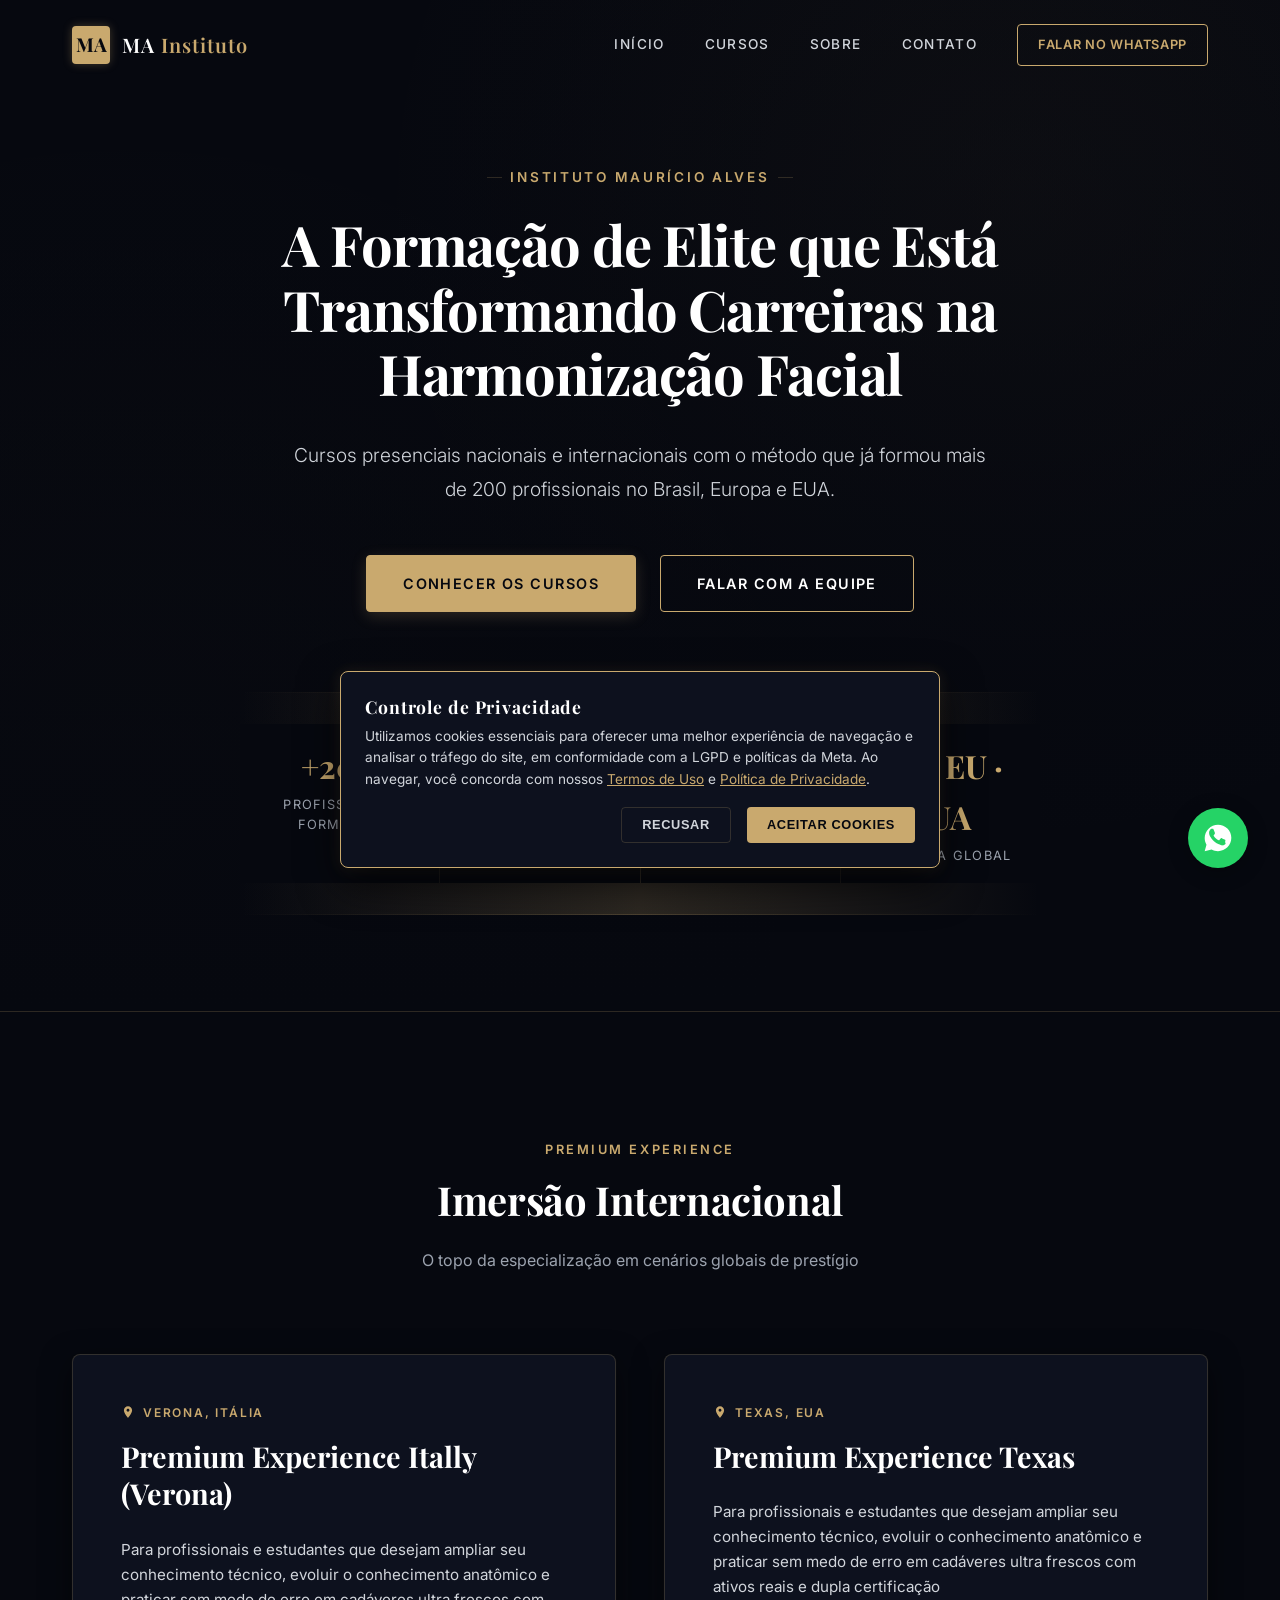
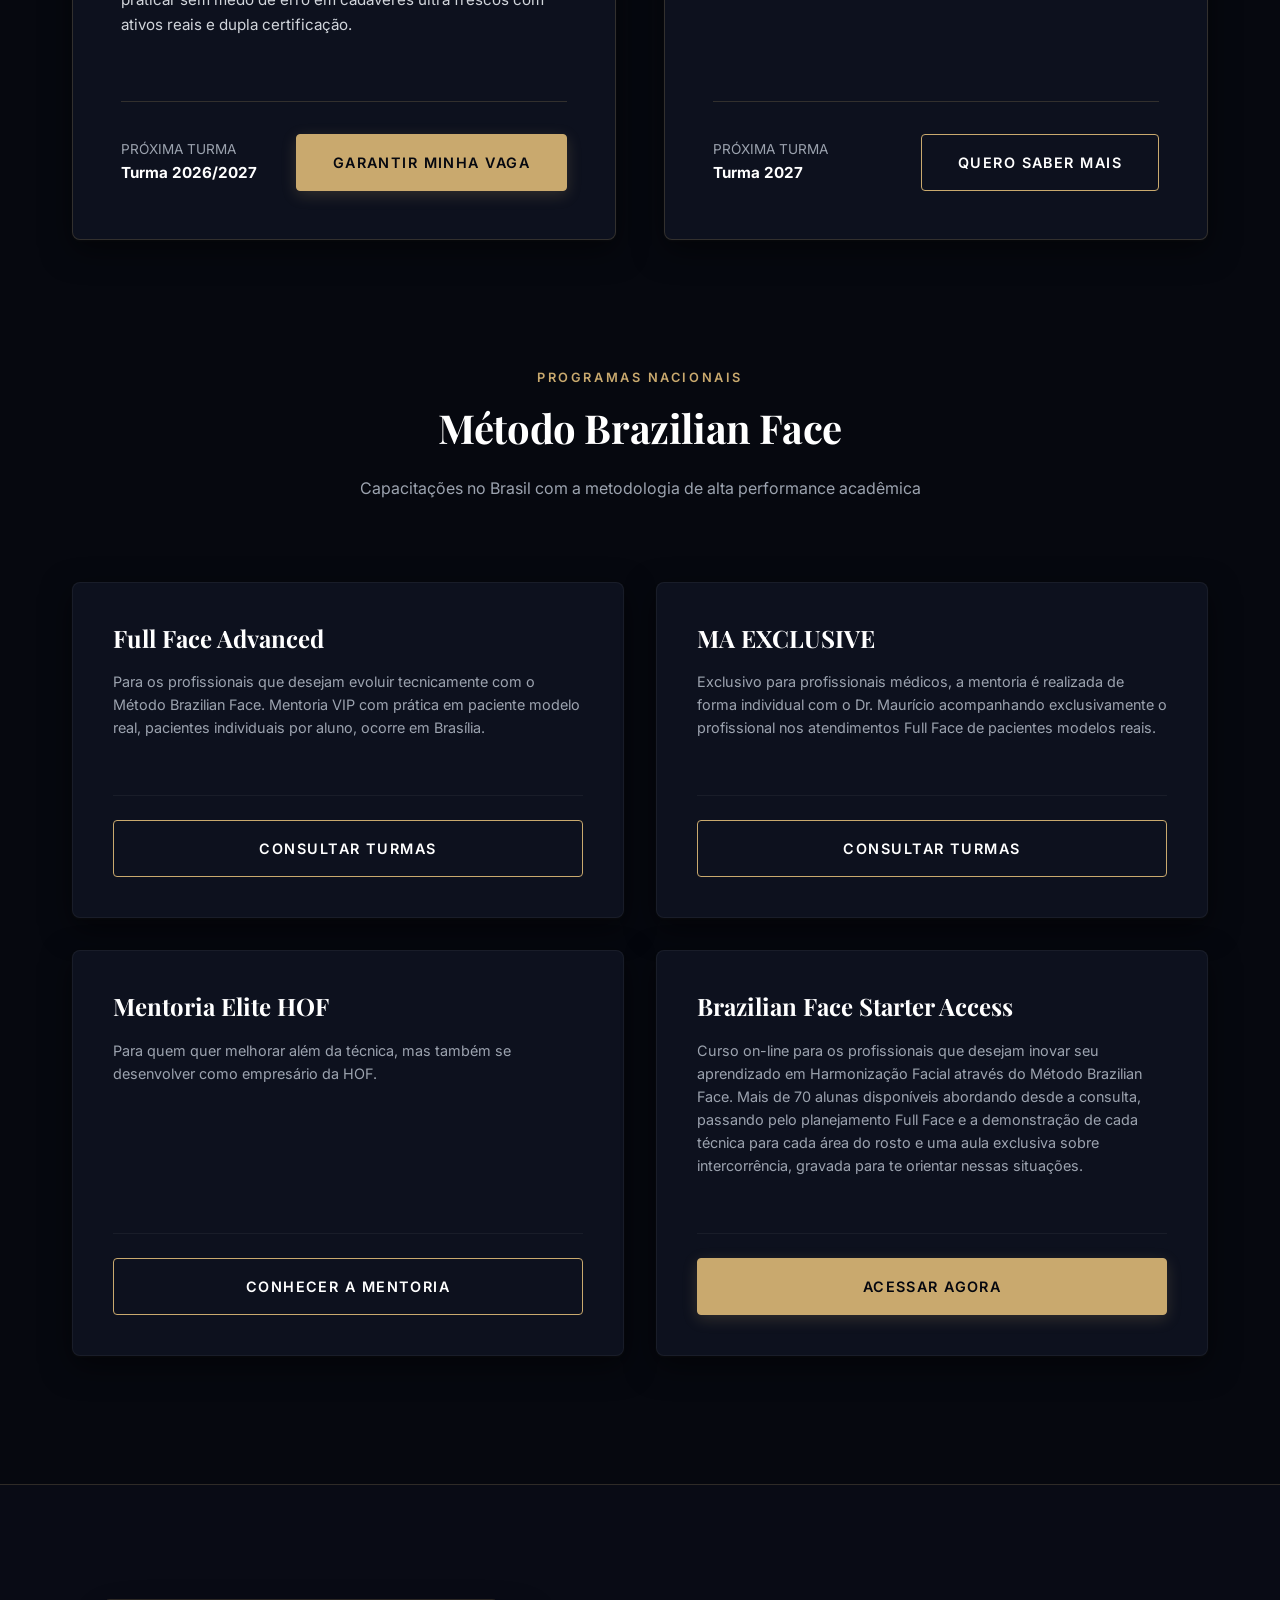
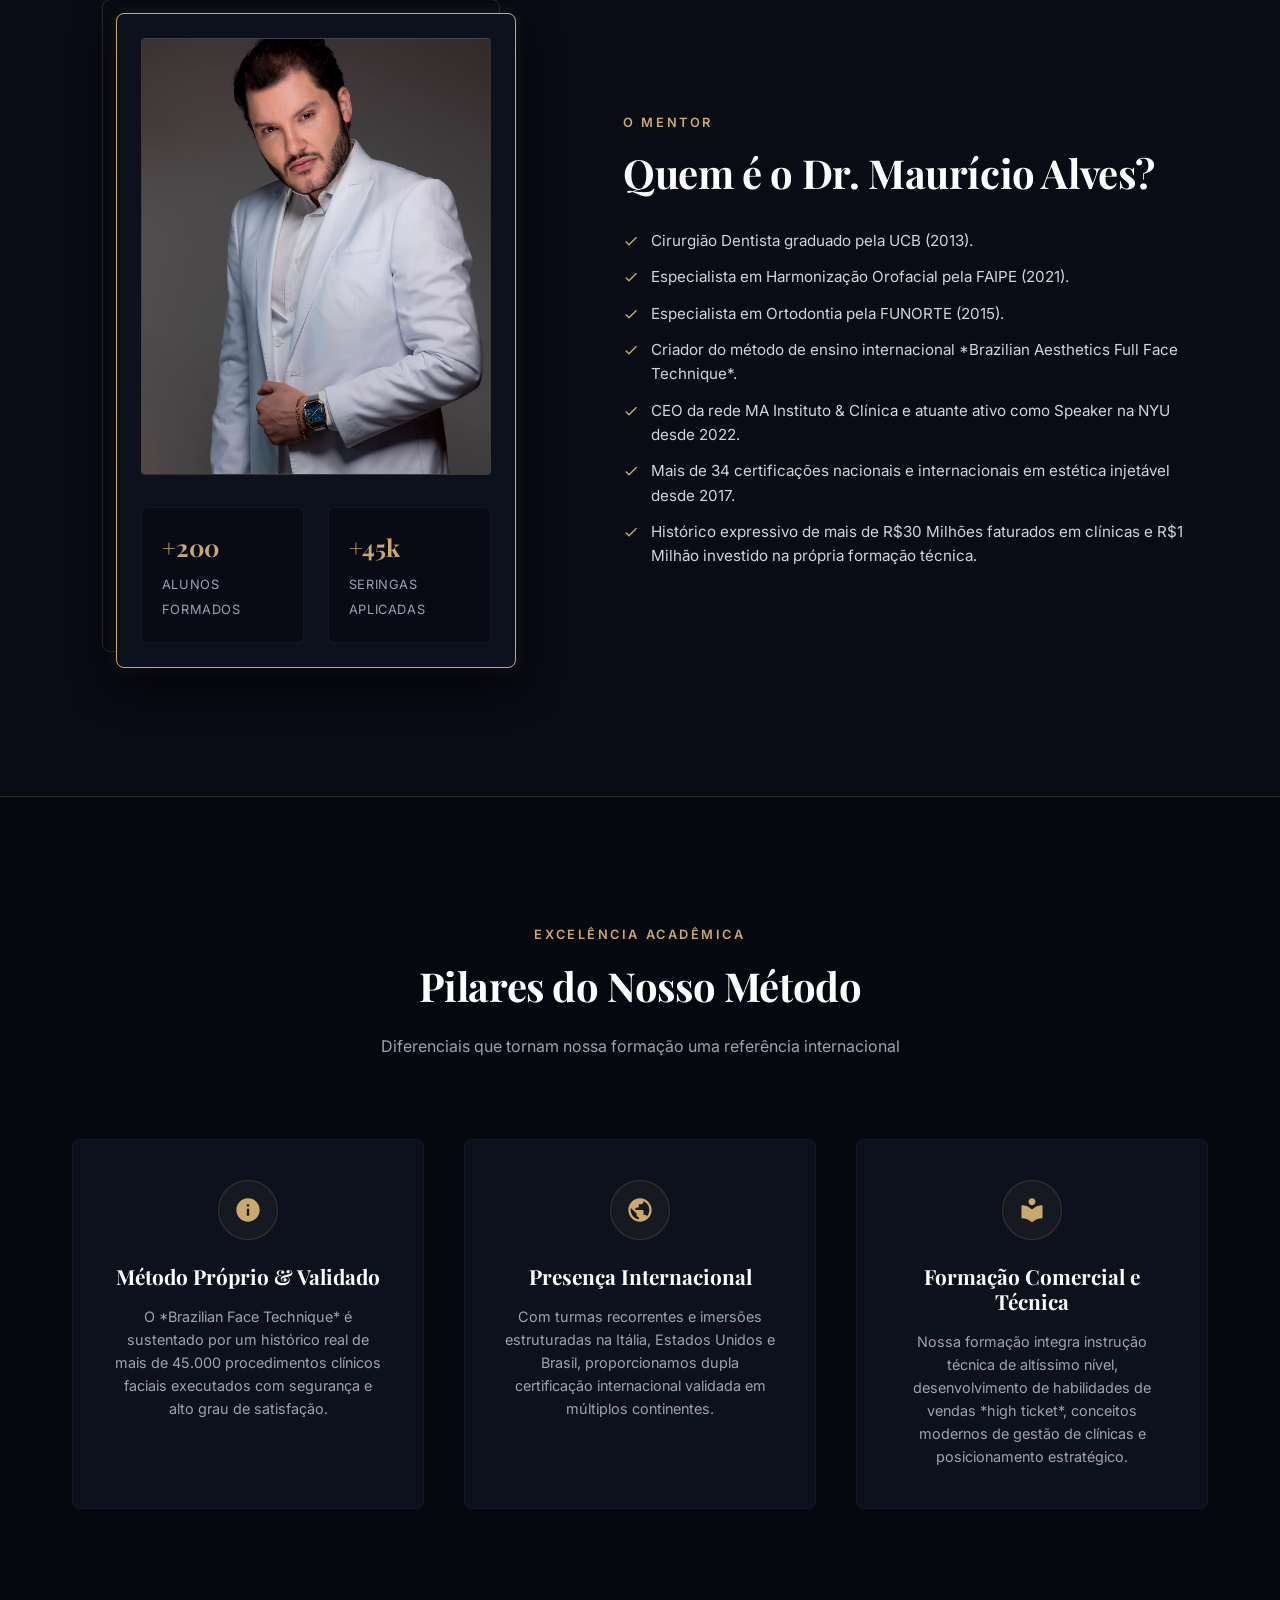
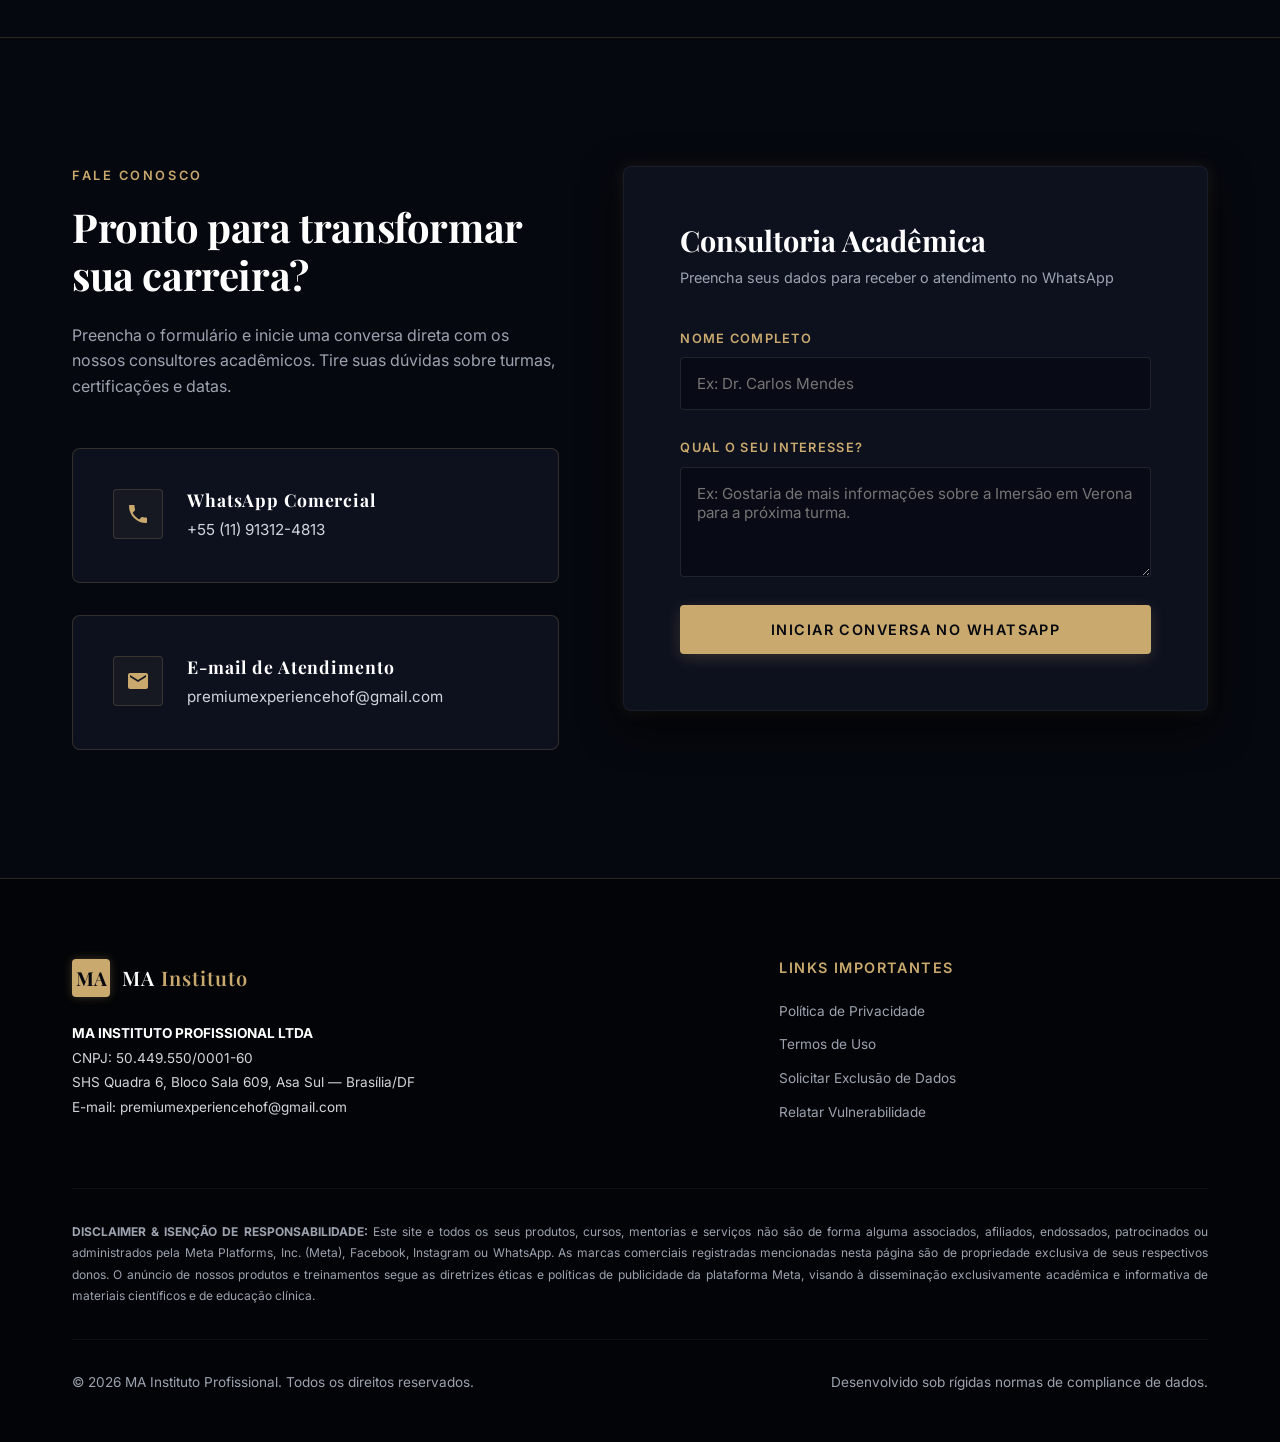
<file: index.html>
<!DOCTYPE html>
<html lang="pt-BR">
<head>
  <meta charset="UTF-8">
  <meta name="viewport" content="width=device-width, initial-scale=1.0">
  <meta name="description" content="MA — Instituto Maurício Alves. Formações de elite presenciais e imersões internacionais em Harmonização Facial. Eleve sua carreira com quem já treinou centenas de profissionais.">
  <title>MA — Instituto Maurício Alves | Harmonização Facial de Elite</title>
  
  <!-- Preconnect and Google Fonts -->
  <link rel="preconnect" href="https://fonts.googleapis.com">
  <link rel="preconnect" href="https://fonts.gstatic.com" crossorigin>
  <link href="https://fonts.googleapis.com/css2?family=Inter:wght@300;400;500;600;700&family=Playfair+Display:ital,wght@0,400;0,600;0,700;1,400&display=swap" rel="stylesheet">
  
  <style>
    /* -------------------------------------------------------------
       DESIGN SYSTEM & VARIABLES
       ------------------------------------------------------------- */
    :root {
      --color-bg-main: #06080F;
      --color-bg-card: #0D111E;
      --color-bg-card-hover: #12182B;
      --color-gold: #C9A96E;
      --color-gold-hover: #DBC08C;
      --color-gold-muted: rgba(201, 169, 110, 0.2);
      --color-gold-glow: rgba(201, 169, 110, 0.08);
      --color-text-light: #FFFFFF;
      --color-text-gray: #D1D5DB;
      --color-text-muted: #9CA3AF;
      --font-display: 'Playfair Display', serif;
      --font-body: 'Inter', sans-serif;
      --transition-smooth: all 0.4s cubic-bezier(0.16, 1, 0.3, 1);
      --shadow-premium: 0 10px 30px rgba(0, 0, 0, 0.5), 0 1px 3px rgba(201, 169, 110, 0.05);
      --shadow-premium-hover: 0 15px 40px rgba(0, 0, 0, 0.7), 0 1px 15px rgba(201, 169, 110, 0.15);
    }

    /* -------------------------------------------------------------
       BASE STYLES
       ------------------------------------------------------------- */
    * {
      box-sizing: border-box;
      margin: 0;
      padding: 0;
      scroll-behavior: smooth;
    }

    body {
      background-color: var(--color-bg-main);
      color: var(--color-text-gray);
      font-family: var(--font-body);
      font-size: 1rem;
      line-height: 1.6;
      overflow-x: hidden;
      -webkit-font-smoothing: antialiased;
    }

    h1, h2, h3, h4 {
      color: var(--color-text-light);
      font-family: var(--font-display);
      font-weight: 700;
      line-height: 1.2;
    }

    a {
      color: inherit;
      text-decoration: none;
      transition: var(--transition-smooth);
    }

    ul {
      list-style: none;
    }

    img {
      max-width: 100%;
      height: auto;
      display: block;
    }

    .container {
      width: 100%;
      max-width: 1200px;
      margin: 0 auto;
      padding: 0 2rem;
    }

    .section {
      padding: 8rem 0;
      position: relative;
    }

    /* -------------------------------------------------------------
       ELEGANT DIVIDERS & CORNERS
       ------------------------------------------------------------- */
    .divider {
      display: flex;
      align-items: center;
      justify-content: center;
      margin: 2rem 0;
      position: relative;
    }

    .divider::before, .divider::after {
      content: "";
      height: 1px;
      background: linear-gradient(90deg, rgba(201, 169, 110, 0), var(--color-gold-muted) 50%, rgba(201, 169, 110, 0));
      flex-grow: 1;
    }

    .divider-dot {
      width: 6px;
      height: 6px;
      background-color: var(--color-gold);
      transform: rotate(45deg);
      margin: 0 1rem;
      box-shadow: 0 0 8px var(--color-gold);
    }

    /* -------------------------------------------------------------
       BUTTONS & LINKS
       ------------------------------------------------------------- */
    .btn {
      display: inline-flex;
      align-items: center;
      justify-content: center;
      padding: 1rem 2.25rem;
      font-family: var(--font-body);
      font-weight: 600;
      font-size: 0.9rem;
      text-transform: uppercase;
      letter-spacing: 0.1em;
      border-radius: 4px;
      cursor: pointer;
      transition: var(--transition-smooth);
      gap: 0.75rem;
    }

    .btn-gold {
      background-color: var(--color-gold);
      color: #06080F;
      border: 1px solid var(--color-gold);
      box-shadow: 0 4px 15px rgba(201, 169, 110, 0.2);
    }

    .btn-gold:hover {
      background-color: var(--color-gold-hover);
      border-color: var(--color-gold-hover);
      transform: translateY(-2px);
      box-shadow: 0 6px 20px rgba(201, 169, 110, 0.4);
    }

    .btn-outline {
      background-color: transparent;
      color: var(--color-text-light);
      border: 1px solid var(--color-gold);
    }

    .btn-outline:hover {
      background-color: rgba(201, 169, 110, 0.1);
      transform: translateY(-2px);
      box-shadow: 0 4px 15px rgba(201, 169, 110, 0.1);
    }

    /* -------------------------------------------------------------
       SCROLL REVEAL ANIMATIONS
       ------------------------------------------------------------- */
    .reveal {
      opacity: 0;
      transform: translateY(30px);
      transition: opacity 0.8s cubic-bezier(0.16, 1, 0.3, 1), transform 0.8s cubic-bezier(0.16, 1, 0.3, 1);
    }

    .reveal.active {
      opacity: 1;
      transform: translateY(0);
    }

    .reveal-delay-1 { transition-delay: 0.15s; }
    .reveal-delay-2 { transition-delay: 0.3s; }
    .reveal-delay-3 { transition-delay: 0.45s; }

    /* -------------------------------------------------------------
       COOKIE CONSENT BANNER
       ------------------------------------------------------------- */
    .cookie-banner {
      position: fixed;
      bottom: 2rem;
      left: 50%;
      transform: translateX(-50%) translateY(calc(100% + 3rem));
      width: 90%;
      max-width: 600px;
      background: var(--color-bg-card);
      border: 1px solid var(--color-gold);
      border-radius: 8px;
      padding: 1.5rem;
      box-shadow: var(--shadow-premium-hover);
      z-index: 10000;
      display: flex;
      flex-direction: column;
      gap: 1rem;
      opacity: 0;
      pointer-events: none;
      transition: transform 0.6s cubic-bezier(0.16, 1, 0.3, 1), opacity 0.5s ease;
    }

    .cookie-banner.show {
      transform: translateX(-50%) translateY(0);
      opacity: 1;
      pointer-events: auto;
    }

    .cookie-content h4 {
      font-size: 1.1rem;
      margin-bottom: 0.5rem;
      letter-spacing: 0.05em;
    }

    .cookie-content p {
      font-size: 0.85rem;
      color: var(--color-text-gray);
    }

    .cookie-actions {
      display: flex;
      justify-content: flex-end;
      gap: 1rem;
    }

    .cookie-btn-accept {
      background: var(--color-gold);
      color: #06080F;
      border: none;
      padding: 0.6rem 1.25rem;
      font-size: 0.8rem;
      font-weight: 600;
      letter-spacing: 0.05em;
      border-radius: 4px;
      cursor: pointer;
      text-transform: uppercase;
      transition: var(--transition-smooth);
    }

    .cookie-btn-accept:hover {
      background: var(--color-gold-hover);
    }

    .cookie-btn-decline {
      background: transparent;
      color: var(--color-text-gray);
      border: 1px solid var(--color-gold-muted);
      padding: 0.6rem 1.25rem;
      font-size: 0.8rem;
      font-weight: 600;
      letter-spacing: 0.05em;
      border-radius: 4px;
      cursor: pointer;
      text-transform: uppercase;
      transition: var(--transition-smooth);
    }

    .cookie-btn-decline:hover {
      background: rgba(255, 255, 255, 0.05);
      border-color: var(--color-text-gray);
    }

    /* -------------------------------------------------------------
       WHATSAPP BUTTONS (FLOATING & MOBILE)
       ------------------------------------------------------------- */
    .whatsapp-float {
      position: fixed;
      bottom: 2rem;
      right: 2rem;
      background-color: #25D366;
      color: white;
      width: 60px;
      height: 60px;
      border-radius: 50%;
      display: flex;
      align-items: center;
      justify-content: center;
      box-shadow: 0 4px 20px rgba(0, 0, 0, 0.3);
      z-index: 999;
      transition: var(--transition-smooth);
    }

    .whatsapp-float:hover {
      transform: scale(1.1);
      background-color: #20BA5A;
      box-shadow: 0 6px 25px rgba(37, 211, 102, 0.4);
    }

    .whatsapp-float svg {
      width: 32px;
      height: 32px;
      fill: currentColor;
    }

    /* -------------------------------------------------------------
       HEADER / NAVIGATION
       ------------------------------------------------------------- */
    .site-header {
      position: fixed;
      top: 0;
      left: 0;
      width: 100%;
      z-index: 1000;
      padding: 1.5rem 0;
      transition: var(--transition-smooth);
    }

    .site-header.scrolled {
      background-color: rgba(6, 8, 15, 0.95);
      padding: 1rem 0;
      border-bottom: 1px solid var(--color-gold-muted);
      backdrop-filter: blur(10px);
    }

    .header-container {
      display: flex;
      align-items: center;
      justify-content: space-between;
    }

    .logo {
      display: flex;
      align-items: center;
      gap: 0.75rem;
    }

    .logo-badge {
      font-family: var(--font-display);
      font-size: 1.2rem;
      font-weight: 700;
      color: #06080F;
      background-color: var(--color-gold);
      width: 38px;
      height: 38px;
      display: flex;
      align-items: center;
      justify-content: center;
      border-radius: 4px;
      box-shadow: 0 0 10px rgba(201, 169, 110, 0.3);
    }

    .logo-text {
      font-family: var(--font-display);
      font-size: 1.25rem;
      font-weight: 600;
      color: var(--color-text-light);
      letter-spacing: 0.05em;
    }

    .logo-text span {
      color: var(--color-gold);
    }

    .nav-menu {
      display: flex;
      align-items: center;
      gap: 2.5rem;
    }

    .nav-link {
      font-size: 0.85rem;
      font-weight: 500;
      text-transform: uppercase;
      letter-spacing: 0.1em;
      color: var(--color-text-gray);
      position: relative;
      padding: 0.5rem 0;
    }

    .nav-link::after {
      content: "";
      position: absolute;
      bottom: 0;
      left: 0;
      width: 0;
      height: 1px;
      background-color: var(--color-gold);
      transition: var(--transition-smooth);
    }

    .nav-link:hover {
      color: var(--color-gold);
    }

    .nav-link:hover::after {
      width: 100%;
    }

    .nav-btn {
      padding: 0.6rem 1.25rem;
      font-size: 0.8rem;
      border: 1px solid var(--color-gold);
      border-radius: 4px;
      font-weight: 600;
      text-transform: uppercase;
      letter-spacing: 0.05em;
      color: var(--color-gold);
    }

    .nav-btn:hover {
      background-color: var(--color-gold);
      color: #06080F;
      box-shadow: 0 0 15px rgba(201, 169, 110, 0.3);
    }

    .menu-toggle {
      display: none;
      flex-direction: column;
      gap: 6px;
      background: transparent;
      border: none;
      cursor: pointer;
      z-index: 1001;
    }

    .menu-toggle span {
      display: block;
      width: 28px;
      height: 2px;
      background-color: var(--color-text-light);
      transition: var(--transition-smooth);
    }

    .menu-toggle.active span:nth-child(1) {
      transform: translateY(8px) rotate(45deg);
      background-color: var(--color-gold);
    }
    .menu-toggle.active span:nth-child(2) {
      opacity: 0;
    }
    .menu-toggle.active span:nth-child(3) {
      transform: translateY(-8px) rotate(-45deg);
      background-color: var(--color-gold);
    }

    /* -------------------------------------------------------------
       HERO SECTION
       ------------------------------------------------------------- */
    .hero {
      min-height: 100vh;
      display: flex;
      align-items: center;
      padding-top: 10rem;
      padding-bottom: 6rem;
      position: relative;
      background: radial-gradient(circle at 80% 20%, rgba(201, 169, 110, 0.05), transparent 50%),
                  radial-gradient(circle at 10% 80%, rgba(201, 169, 110, 0.03), transparent 50%);
    }

    .hero::before {
      content: "";
      position: absolute;
      top: 0;
      left: 0;
      width: 100%;
      height: 100%;
      background: linear-gradient(180deg, rgba(6, 8, 15, 0.2) 0%, var(--color-bg-main) 100%);
      pointer-events: none;
    }

    .hero-content {
      max-width: 800px;
      margin: 0 auto;
      text-align: center;
    }

    .hero-tag {
      font-size: 0.85rem;
      font-weight: 600;
      text-transform: uppercase;
      letter-spacing: 0.2em;
      color: var(--color-gold);
      margin-bottom: 1.5rem;
      display: inline-flex;
      align-items: center;
      gap: 0.5rem;
    }

    .hero-tag::before, .hero-tag::after {
      content: "";
      width: 15px;
      height: 1px;
      background-color: var(--color-gold-muted);
    }

    .hero-title {
      font-size: 3.5rem;
      font-weight: 700;
      margin-bottom: 2rem;
      letter-spacing: -0.02em;
      line-height: 1.15;
    }

    .hero-subtitle {
      font-size: 1.2rem;
      color: var(--color-text-gray);
      margin-bottom: 3rem;
      font-weight: 300;
      line-height: 1.8;
      max-width: 700px;
      margin-left: auto;
      margin-right: auto;
    }

    .hero-actions {
      display: flex;
      justify-content: center;
      gap: 1.5rem;
      margin-bottom: 5rem;
      flex-wrap: wrap;
    }

    .hero-stats {
      display: grid;
      grid-template-columns: repeat(4, 1fr);
      gap: 1px;
      background: linear-gradient(90deg, rgba(201, 169, 110, 0), var(--color-gold-muted) 50%, rgba(201, 169, 110, 0));
      padding: 2rem 0;
      position: relative;
    }

    .hero-stats::before, .hero-stats::after {
      content: "";
      position: absolute;
      left: 0;
      width: 100%;
      height: 1px;
      background: linear-gradient(90deg, rgba(201, 169, 110, 0), var(--color-gold-muted) 50%, rgba(201, 169, 110, 0));
    }

    .hero-stats::before { top: 0; }
    .hero-stats::after { bottom: 0; }

    .stat-card {
      background-color: var(--color-bg-main);
      padding: 1rem;
    }

    .stat-number {
      font-family: var(--font-display);
      font-size: 2rem;
      font-weight: 700;
      color: var(--color-gold);
      margin-bottom: 0.25rem;
    }

    .stat-label {
      font-size: 0.8rem;
      text-transform: uppercase;
      letter-spacing: 0.1em;
      color: var(--color-text-muted);
    }

    /* -------------------------------------------------------------
       SECTION HEADERS
       ------------------------------------------------------------- */
    .section-header {
      text-align: center;
      max-width: 700px;
      margin: 0 auto 5rem auto;
    }

    .section-tag {
      font-size: 0.8rem;
      font-weight: 600;
      text-transform: uppercase;
      letter-spacing: 0.2em;
      color: var(--color-gold);
      margin-bottom: 1rem;
      display: block;
    }

    .section-title {
      font-size: 2.5rem;
      margin-bottom: 1.5rem;
      letter-spacing: -0.01em;
    }

    .section-subtitle {
      font-size: 1rem;
      color: var(--color-text-muted);
      font-weight: 400;
    }

    /* -------------------------------------------------------------
       CURSOS INTERNACIONAIS
       ------------------------------------------------------------- */
    .courses-grid {
      display: grid;
      grid-template-columns: repeat(2, 1fr);
      gap: 3rem;
    }

    .premium-card {
      background-color: var(--color-bg-card);
      border: 1px solid var(--color-gold-muted);
      border-radius: 8px;
      padding: 3rem;
      display: flex;
      flex-direction: column;
      position: relative;
      overflow: hidden;
      box-shadow: var(--shadow-premium);
      transition: var(--transition-smooth);
    }

    .premium-card::before {
      content: "";
      position: absolute;
      top: 0;
      left: 0;
      width: 100%;
      height: 4px;
      background: linear-gradient(90deg, var(--color-gold), transparent);
      opacity: 0;
      transition: var(--transition-smooth);
    }

    .premium-card:hover {
      transform: translateY(-5px);
      box-shadow: var(--shadow-premium-hover);
      border-color: rgba(201, 169, 110, 0.4);
      background-color: var(--color-bg-card-hover);
    }

    .premium-card:hover::before {
      opacity: 1;
    }

    .card-location {
      font-size: 0.75rem;
      font-weight: 600;
      text-transform: uppercase;
      letter-spacing: 0.15em;
      color: var(--color-gold);
      margin-bottom: 1rem;
      display: flex;
      align-items: center;
      gap: 0.5rem;
    }

    .card-location svg {
      width: 14px;
      height: 14px;
      fill: currentColor;
    }

    .card-title {
      font-size: 1.8rem;
      margin-bottom: 1.5rem;
      line-height: 1.3;
    }

    .card-bullets {
      margin-bottom: 2.5rem;
      flex-grow: 1;
      display: flex;
      flex-direction: column;
      gap: 0.75rem;
    }

    .premium-card .card-desc {
      font-size: 0.95rem;
      color: var(--color-text-gray);
      margin-bottom: 2rem;
      flex-grow: 1;
      line-height: 1.65;
    }

    .bullet-item {
      display: flex;
      align-items: flex-start;
      gap: 0.75rem;
      font-size: 0.95rem;
      color: var(--color-text-gray);
    }

    .bullet-item svg {
      width: 18px;
      height: 18px;
      fill: var(--color-gold);
      flex-shrink: 0;
      margin-top: 0.2rem;
    }

    .card-footer {
      display: flex;
      align-items: center;
      justify-content: space-between;
      border-top: 1px solid var(--color-gold-muted);
      padding-top: 2rem;
      margin-top: 2rem;
      flex-wrap: wrap;
      gap: 1rem;
    }

    .card-date {
      font-size: 0.85rem;
      color: var(--color-text-muted);
    }

    .card-date strong {
      color: var(--color-text-light);
      display: block;
      font-size: 0.95rem;
    }

    /* -------------------------------------------------------------
       CURSOS NACIONAIS
       ------------------------------------------------------------- */
    .nacionais-grid {
      display: grid;
      grid-template-columns: repeat(2, 1fr);
      gap: 2rem;
    }

    .nacional-card {
      background-color: var(--color-bg-card);
      border: 1px solid rgba(255, 255, 255, 0.05);
      border-radius: 8px;
      padding: 2.5rem;
      transition: var(--transition-smooth);
      display: flex;
      flex-direction: column;
      box-shadow: var(--shadow-premium);
    }

    .nacional-card:hover {
      border-color: var(--color-gold-muted);
      transform: translateY(-3px);
      box-shadow: var(--shadow-premium-hover);
      background-color: var(--color-bg-card-hover);
    }

    .nacional-card .card-title {
      font-size: 1.5rem;
      margin-bottom: 1rem;
    }

    .nacional-card .card-desc {
      font-size: 0.9rem;
      color: var(--color-text-muted);
      margin-bottom: 2rem;
      flex-grow: 1;
    }

    .nacional-card .card-footer {
      border-top: 1px solid rgba(255, 255, 255, 0.05);
      padding-top: 1.5rem;
      margin-top: 1.5rem;
    }

    /* -------------------------------------------------------------
       SOBRE O MENTOR
       ------------------------------------------------------------- */
    .mentor-section {
      background-color: rgba(13, 17, 30, 0.4);
      border-top: 1px solid var(--color-gold-muted);
      border-bottom: 1px solid var(--color-gold-muted);
    }

    .mentor-grid {
      display: grid;
      grid-template-columns: 1fr 1.2fr;
      gap: 4rem;
      align-items: center;
    }

    .mentor-visual {
      position: relative;
      display: flex;
      justify-content: center;
    }

    .mentor-frame {
      border: 1px solid var(--color-gold);
      border-radius: 8px;
      padding: 1.5rem;
      background-color: var(--color-bg-card);
      max-width: 400px;
      width: 100%;
      box-shadow: var(--shadow-premium-hover);
      position: relative;
    }

    .mentor-frame::before {
      content: "";
      position: absolute;
      top: -15px;
      left: -15px;
      right: 15px;
      bottom: 15px;
      border: 1px solid var(--color-gold-muted);
      border-radius: 8px;
      z-index: -1;
    }

    .avatar-fallback {
      background: linear-gradient(135deg, #0D111E, #232D4C);
      aspect-ratio: 4/5;
      border-radius: 4px;
      display: flex;
      flex-direction: column;
      align-items: center;
      justify-content: center;
      border: 1px solid var(--color-gold-muted);
      position: relative;
      overflow: hidden;
    }

    .avatar-fallback img {
      width: 100%;
      height: 100%;
      object-fit: cover;
      display: block;
      filter: brightness(0.95) contrast(1.05);
      transition: transform 0.5s ease;
    }

    .avatar-fallback img:hover {
      transform: scale(1.03);
    }

    .avatar-fallback svg {
      width: 80px;
      height: 80px;
      fill: var(--color-gold);
      opacity: 0.7;
      margin-bottom: 1rem;
    }

    .avatar-text-dr {
      font-family: var(--font-display);
      font-size: 1.8rem;
      color: var(--color-text-light);
      letter-spacing: 0.05em;
    }

    .avatar-text-sub {
      font-size: 0.8rem;
      text-transform: uppercase;
      letter-spacing: 0.1em;
      color: var(--color-gold);
    }

    .mentor-info-list {
      display: grid;
      grid-template-columns: repeat(2, 1fr);
      gap: 1.5rem;
      margin-top: 2rem;
    }

    .mentor-info-card {
      background-color: rgba(6, 8, 15, 0.6);
      border: 1px solid rgba(255, 255, 255, 0.05);
      border-radius: 6px;
      padding: 1.25rem;
    }

    .mentor-info-card strong {
      display: block;
      font-family: var(--font-display);
      font-size: 1.5rem;
      color: var(--color-gold);
      margin-bottom: 0.25rem;
    }

    .mentor-info-card span {
      font-size: 0.8rem;
      color: var(--color-text-muted);
      text-transform: uppercase;
      letter-spacing: 0.05em;
    }

    .mentor-bullets {
      margin-top: 2rem;
      display: flex;
      flex-direction: column;
      gap: 0.75rem;
    }

    .mentor-bullet {
      display: flex;
      align-items: flex-start;
      gap: 0.75rem;
      font-size: 0.95rem;
    }

    .mentor-bullet svg {
      width: 16px;
      height: 16px;
      fill: var(--color-gold);
      margin-top: 0.25rem;
      flex-shrink: 0;
    }

    /* -------------------------------------------------------------
       DIFERENCIAIS
       ------------------------------------------------------------- */
    .dif-grid {
      display: grid;
      grid-template-columns: repeat(3, 1fr);
      gap: 2.5rem;
    }

    .dif-card {
      background-color: var(--color-bg-card);
      border: 1px solid rgba(255, 255, 255, 0.03);
      border-radius: 8px;
      padding: 2.5rem;
      text-align: center;
      transition: var(--transition-smooth);
      position: relative;
    }

    .dif-card:hover {
      border-color: var(--color-gold-muted);
      background-color: var(--color-bg-card-hover);
      transform: translateY(-3px);
    }

    .dif-icon-wrapper {
      width: 60px;
      height: 60px;
      border-radius: 50%;
      background-color: rgba(201, 169, 110, 0.05);
      border: 1px solid var(--color-gold-muted);
      display: flex;
      align-items: center;
      justify-content: center;
      margin: 0 auto 1.5rem auto;
      color: var(--color-gold);
    }

    .dif-icon-wrapper svg {
      width: 28px;
      height: 28px;
      fill: currentColor;
    }

    .dif-title {
      font-size: 1.3rem;
      margin-bottom: 1rem;
    }

    .dif-desc {
      font-size: 0.9rem;
      color: var(--color-text-muted);
    }

    /* -------------------------------------------------------------
       CONTATO & WHATSAPP FORM
       ------------------------------------------------------------- */
    .contact-container {
      display: grid;
      grid-template-columns: 1fr 1.2fr;
      gap: 4rem;
      align-items: flex-start;
    }

    .contact-details {
      display: flex;
      flex-direction: column;
      gap: 2rem;
    }

    .contact-card-premium {
      background-color: var(--color-bg-card);
      border: 1px solid var(--color-gold-muted);
      border-radius: 8px;
      padding: 2.5rem;
      display: flex;
      gap: 1.5rem;
    }

    .contact-icon-box {
      width: 50px;
      height: 50px;
      border-radius: 4px;
      background-color: rgba(201, 169, 110, 0.05);
      border: 1px solid var(--color-gold-muted);
      display: flex;
      align-items: center;
      justify-content: center;
      color: var(--color-gold);
      flex-shrink: 0;
    }

    .contact-icon-box svg {
      width: 24px;
      height: 24px;
      fill: currentColor;
    }

    .contact-info-text h4 {
      font-size: 1.1rem;
      margin-bottom: 0.5rem;
      letter-spacing: 0.05em;
    }

    .contact-info-text p {
      font-size: 0.95rem;
      color: var(--color-text-gray);
    }

    .contact-form-wrapper {
      background-color: var(--color-bg-card);
      border: 1px solid rgba(255, 255, 255, 0.05);
      border-radius: 8px;
      padding: 3.5rem;
      box-shadow: var(--shadow-premium-hover);
    }

    .form-title {
      font-size: 1.8rem;
      margin-bottom: 0.5rem;
    }

    .form-subtitle {
      font-size: 0.9rem;
      color: var(--color-text-muted);
      margin-bottom: 2.5rem;
    }

    .form-group {
      margin-bottom: 1.75rem;
      display: flex;
      flex-direction: column;
      gap: 0.5rem;
    }

    .form-label {
      font-size: 0.8rem;
      font-weight: 600;
      text-transform: uppercase;
      letter-spacing: 0.1em;
      color: var(--color-gold);
    }

    .form-input {
      background-color: rgba(6, 8, 15, 0.6);
      border: 1px solid rgba(255, 255, 255, 0.1);
      border-radius: 4px;
      padding: 1rem;
      color: var(--color-text-light);
      font-family: var(--font-body);
      font-size: 0.95rem;
      transition: var(--transition-smooth);
    }

    .form-input:focus {
      outline: none;
      border-color: var(--color-gold);
      box-shadow: 0 0 10px rgba(201, 169, 110, 0.1);
    }

    /* -------------------------------------------------------------
       FOOTER
       ------------------------------------------------------------- */
    .site-footer {
      background-color: #030407;
      border-top: 1px solid var(--color-gold-muted);
      padding: 5rem 0 3rem 0;
      font-size: 0.85rem;
      color: var(--color-text-muted);
    }

    .footer-grid {
      display: grid;
      grid-template-columns: 1.5fr 1fr;
      gap: 4rem;
      margin-bottom: 4rem;
    }

    .footer-brand {
      display: flex;
      flex-direction: column;
      gap: 1.5rem;
    }

    .footer-address {
      line-height: 1.8;
      color: var(--color-text-gray);
    }

    .footer-address strong {
      color: var(--color-text-light);
    }

    .footer-links-column {
      display: flex;
      flex-direction: column;
      gap: 1.5rem;
    }

    .footer-links-title {
      font-family: var(--font-body);
      font-size: 0.9rem;
      font-weight: 600;
      text-transform: uppercase;
      letter-spacing: 0.1em;
      color: var(--color-gold);
    }

    .footer-links-list {
      display: flex;
      flex-direction: column;
      gap: 0.75rem;
    }

    .footer-link-item {
      color: var(--color-text-muted);
      transition: var(--transition-smooth);
    }

    .footer-link-item:hover {
      color: var(--color-gold);
      transform: translateX(3px);
    }

    .footer-disclaimer {
      border-top: 1px solid rgba(255, 255, 255, 0.05);
      padding-top: 2rem;
      margin-bottom: 2rem;
      line-height: 1.8;
      text-align: justify;
      font-size: 0.75rem;
    }

    .footer-bottom {
      border-top: 1px solid rgba(255, 255, 255, 0.05);
      padding-top: 2rem;
      display: flex;
      justify-content: space-between;
      align-items: center;
      flex-wrap: wrap;
      gap: 1rem;
    }

    /* -------------------------------------------------------------
       RESPONSIVENESS (MOBILE-FIRST OUTLINE)
       ------------------------------------------------------------- */
    @media (max-width: 1024px) {
      .hero-title {
        font-size: 2.8rem;
      }
      
      .courses-grid, .contact-container, .mentor-grid {
        grid-template-columns: 1fr;
        gap: 3rem;
      }

      .mentor-visual {
        order: -1;
      }
    }

    @media (max-width: 768px) {
      .section {
        padding: 5rem 0;
      }

      .hero-title {
        font-size: 2.2rem;
      }

      .hero-subtitle {
        font-size: 1rem;
      }

      .hero-stats {
        grid-template-columns: repeat(2, 1fr);
        gap: 1.5rem;
      }

      .nacionais-grid, .dif-grid, .footer-grid {
        grid-template-columns: 1fr;
        gap: 2rem;
      }

      .mentor-info-list {
        grid-template-columns: 1fr;
      }

      .nav-menu {
        position: fixed;
        top: 0;
        right: -100%;
        width: 80%;
        max-width: 320px;
        height: 100vh;
        background-color: var(--color-bg-card);
        border-left: 1px solid var(--color-gold-muted);
        flex-direction: column;
        justify-content: center;
        gap: 2rem;
        z-index: 1000;
        transition: var(--transition-smooth);
        padding: 2rem;
      }

      .nav-menu.active {
        right: 0;
      }

      .menu-toggle {
        display: flex;
      }

      .contact-form-wrapper {
        padding: 2rem;
      }

      .footer-bottom {
        flex-direction: column;
        text-align: center;
      }
    }
  </style>
</head>
<body>

  <!-- Cookie Consent Banner -->
  <div class="cookie-banner" id="cookieBanner">
    <div class="cookie-content">
      <h4>Controle de Privacidade</h4>
      <p>Utilizamos cookies essenciais para oferecer uma melhor experiência de navegação e analisar o tráfego do site, em conformidade com a LGPD e políticas da Meta. Ao navegar, você concorda com nossos <a href="termos.html" style="text-decoration: underline; color: var(--color-gold);">Termos de Uso</a> e <a href="privacidade.html" style="text-decoration: underline; color: var(--color-gold);">Política de Privacidade</a>.</p>
    </div>
    <div class="cookie-actions">
      <button class="cookie-btn-decline" id="declineCookies">Recusar</button>
      <button class="cookie-btn-accept" id="acceptCookies">Aceitar Cookies</button>
    </div>
  </div>

  <!-- WhatsApp Floating Button -->
  <a href="https://api.whatsapp.com/send?phone=5511913124813" target="_blank" class="whatsapp-float" id="whatsappFloatMobile" aria-label="Falar no WhatsApp">
    <svg viewBox="0 0 24 24">
      <path d="M12.012 2c-5.506 0-9.988 4.482-9.988 9.988 0 1.758.459 3.473 1.332 4.988L2 22l5.188-1.362c1.47.8 3.125 1.22 4.82 1.22 5.506 0 9.988-4.477 9.988-9.983 0-2.66-1.033-5.159-2.915-7.042C17.188 3.037 14.689 2 12.012 2zm5.727 14.043c-.255.717-1.488 1.393-2.023 1.454-.485.056-.995.087-1.688-.179-.434-.168-1.077-.423-1.847-.765-3.265-1.454-5.388-4.781-5.551-5.005-.163-.224-1.316-1.758-1.316-3.352 0-1.597.832-2.383 1.128-2.694.296-.311.648-.388.862-.388.214 0 .434.005.622.015.2.01.469-.077.735.561.27.648.923 2.255.995 2.408.077.153.128.332.026.536-.102.204-.153.332-.306.51-.153.179-.321.398-.459.536-.153.153-.311.321-.133.627.179.306.796 1.311 1.704 2.117.908.806 1.673 1.056 1.979 1.184.306.128.485.107.668-.102.184-.209.791-.918.995-1.23.204-.311.413-.26.694-.158.281.102 1.786.842 2.092.995.306.153.51.23.587.357.077.128.077.74-.178 1.457z"/>
    </svg>
  </a>

  <!-- Header Section -->
  <header class="site-header" id="header">
    <div class="container header-container">
      <a href="#inicio" class="logo">
        <div class="logo-badge">MA</div>
        <div class="logo-text">MA <span>Instituto</span></div>
      </a>
      
      <nav class="nav-menu" id="navMenu">
        <a href="#inicio" class="nav-link">Início</a>
        <a href="#cursos" class="nav-link">Cursos</a>
        <a href="#sobre" class="nav-link">Sobre</a>
        <a href="#contato" class="nav-link">Contato</a>
        <a href="https://api.whatsapp.com/send?phone=5511913124813" target="_blank" class="nav-btn" id="headerCtaBtn">
          Falar no WhatsApp
        </a>
      </nav>

      <button class="menu-toggle" id="menuToggle" aria-label="Menu de Navegação">
        <span></span>
        <span></span>
        <span></span>
      </button>
    </div>
  </header>

  <!-- Hero Section -->
  <section class="hero" id="inicio">
    <div class="container">
      <div class="hero-content reveal">
        <span class="hero-tag">Instituto Maurício Alves</span>
        <h1 class="hero-title">A Formação de Elite que Está Transformando Carreiras na Harmonização Facial</h1>
        <p class="hero-subtitle">Cursos presenciais nacionais e internacionais com o método que já formou mais de 200 profissionais no Brasil, Europa e EUA.</p>
        
        <div class="hero-actions">
          <a href="#cursos" class="btn btn-gold" id="heroCoursesBtn">Conhecer os Cursos</a>
          <a href="https://api.whatsapp.com/send?phone=5511913124813&text=Olá! Vim pelo site e gostaria de falar com a equipe de atendimento sobre os cursos." target="_blank" class="btn btn-outline" id="heroSpeakTeamBtn">Falar com a Equipe</a>
        </div>
        
        <div class="hero-stats">
          <div class="stat-card">
            <div class="stat-number">+200</div>
            <div class="stat-label">Profissionais Formados</div>
          </div>
          <div class="stat-card">
            <div class="stat-number">+45.000</div>
            <div class="stat-label">Seringas Aplicadas</div>
          </div>
          <div class="stat-card">
            <div class="stat-number">+R$30Mi</div>
            <div class="stat-label">Faturados</div>
          </div>
          <div class="stat-card">
            <div class="stat-number">BR · EU · EUA</div>
            <div class="stat-label">Presença Global</div>
          </div>
        </div>
      </div>
    </div>
  </section>

  <!-- Seção de Cursos (Internacionais e Nacionais) -->
  <section class="section" id="cursos" style="border-top: 1px solid var(--color-gold-muted);">
    <div class="container">
      
      <!-- Cursos Internacionais -->
      <div class="section-header reveal">
        <span class="section-tag">Premium Experience</span>
        <h2 class="section-title">Imersão Internacional</h2>
        <p class="section-subtitle">O topo da especialização em cenários globais de prestígio</p>
      </div>

      <div class="courses-grid" style="margin-bottom: 8rem;">
        
        <!-- Card Italy -->
        <div class="premium-card reveal">
          <span class="card-location">
            <svg viewBox="0 0 24 24"><path d="M12 2C8.13 2 5 5.13 5 9c0 5.25 7 13 7 13s7-7.75 7-13c0-3.87-3.13-7-7-7zm0 9.5c-1.38 0-2.5-1.12-2.5-2.5s1.12-2.5 2.5-2.5 2.5 1.12 2.5 2.5-1.12 2.5-2.5 2.5z"/></svg>
            Verona, Itália
          </span>
          <h3 class="card-title">Premium Experience Itally (Verona)</h3>
          <p class="card-desc">Para profissionais e estudantes que desejam ampliar seu conhecimento técnico, evoluir o conhecimento anatômico e praticar sem medo de erro em cadáveres ultra frescos com ativos reais e dupla certificação.</p>
          <div class="card-footer">
            <div class="card-date">
              <span>PRÓXIMA TURMA</span>
              <strong>Turma 2026/2027</strong>
            </div>
            <a href="https://api.whatsapp.com/send?phone=5511913124813&text=Olá! Gostaria de garantir minha vaga na Imersão Internacional em Verona, Itália." target="_blank" class="btn btn-gold" id="italyImmersiveBtn">Garantir Minha Vaga</a>
          </div>
        </div>

        <!-- Card Texas -->
        <div class="premium-card reveal">
          <span class="card-location">
            <svg viewBox="0 0 24 24"><path d="M12 2C8.13 2 5 5.13 5 9c0 5.25 7 13 7 13s7-7.75 7-13c0-3.87-3.13-7-7-7zm0 9.5c-1.38 0-2.5-1.12-2.5-2.5s1.12-2.5 2.5-2.5 2.5 1.12 2.5 2.5-1.12 2.5-2.5 2.5z"/></svg>
            Texas, EUA
          </span>
          <h3 class="card-title">Premium Experience Texas</h3>
          <p class="card-desc">Para profissionais e estudantes que desejam ampliar seu conhecimento técnico, evoluir o conhecimento anatômico e praticar sem medo de erro em cadáveres ultra frescos com ativos reais e dupla certificação</p>
          <div class="card-footer">
            <div class="card-date">
              <span>PRÓXIMA TURMA</span>
              <strong>Turma 2027</strong>
            </div>
            <a href="https://api.whatsapp.com/send?phone=5511913124813&text=Olá! Quero saber mais detalhes sobre a Imersão no Texas, EUA." target="_blank" class="btn btn-outline" id="texasImmersiveBtn">Quero Saber Mais</a>
          </div>
        </div>

      </div>

      <!-- Cursos Nacionais -->
      <div class="section-header reveal" style="margin-top: 4rem;">
        <span class="section-tag">Programas Nacionais</span>
        <h2 class="section-title">Método Brazilian Face</h2>
        <p class="section-subtitle">Capacitações no Brasil com a metodologia de alta performance acadêmica</p>
      </div>

      <div class="nacionais-grid">
        
        <!-- Curso 1 -->
        <div class="nacional-card reveal">
          <h3 class="card-title">Full Face Advanced</h3>
          <p class="card-desc">Para os profissionais que desejam evoluir tecnicamente com o Método Brazilian Face. Mentoria VIP com prática em paciente modelo real, pacientes individuais por aluno, ocorre em Brasília.</p>
          <div class="card-footer">
            <a href="https://api.whatsapp.com/send?phone=5511913124813&text=Olá! Gostaria de consultar turmas e valores para o curso presencial Full Face Advanced." target="_blank" class="btn btn-outline" style="width: 100%;" id="fullFaceAdvancedBtn">Consultar Turmas</a>
          </div>
        </div>

        <!-- Curso 2 -->
        <div class="nacional-card reveal">
          <h3 class="card-title">MA EXCLUSIVE</h3>
          <p class="card-desc">Exclusivo para profissionais médicos, a mentoria é realizada de forma individual com o Dr. Maurício acompanhando exclusivamente o profissional nos atendimentos Full Face de pacientes modelos reais.</p>
          <div class="card-footer">
            <a href="https://api.whatsapp.com/send?phone=5511913124813&text=Olá! Gostaria de consultar turmas para o curso MA EXCLUSIVE." target="_blank" class="btn btn-outline" style="width: 100%;" id="vipMedicalBtn">Consultar Turmas</a>
          </div>
        </div>

        <!-- Curso 3 -->
        <div class="nacional-card reveal">
          <h3 class="card-title">Mentoria Elite HOF</h3>
          <p class="card-desc">Para quem quer melhorar além da técnica, mas também se desenvolver como empresário da HOF.</p>
          <div class="card-footer">
            <a href="https://api.whatsapp.com/send?phone=5511913124813&text=Olá! Quero conhecer mais sobre os benefícios da Mentoria Elite HOF de 12 meses." target="_blank" class="btn btn-outline" style="width: 100%;" id="eliteMentoringBtn">Conhecer a Mentoria</a>
          </div>
        </div>

        <!-- Curso 4 -->
        <div class="nacional-card reveal">
          <h3 class="card-title">Brazilian Face Starter Access</h3>
          <p class="card-desc">Curso on-line para os profissionais que desejam inovar seu aprendizado em Harmonização Facial através do Método Brazilian Face. Mais de 70 alunas disponíveis abordando desde a consulta, passando pelo planejamento Full Face e a demonstração de cada técnica para cada área do rosto e uma aula exclusiva sobre intercorrência, gravada para te orientar nessas situações.</p>
          <div class="card-footer">
            <a href="https://api.whatsapp.com/send?phone=5511913124813&text=Olá! Quero obter o acesso imediato ao Brazilian Face Starter Access." target="_blank" class="btn btn-gold" style="width: 100%;" id="starterAccessBtn">Acessar Agora</a>
          </div>
        </div>

      </div>

    </div>
  </section>

  <!-- Sobre o Mentor (Dr. Maurício Alves) -->
  <section class="section mentor-section" id="sobre">
    <div class="container">
      <div class="mentor-grid">
        
        <div class="mentor-visual reveal">
          <div class="mentor-frame">
            <div class="avatar-fallback">
              <img src="mentor.png" alt="Dr. Maurício Alves - Fundador & Mentor">
            </div>
            <div class="mentor-info-list">
              <div class="mentor-info-card">
                <strong>+200</strong>
                <span>Alunos Formados</span>
              </div>
              <div class="mentor-info-card">
                <strong>+45k</strong>
                <span>Seringas Aplicadas</span>
              </div>
            </div>
          </div>
        </div>

        <div class="reveal">
          <span class="section-tag">O Mentor</span>
          <h2 class="section-title">Quem é o Dr. Maurício Alves?</h2>
          
          <div class="mentor-bullets">
            <div class="mentor-bullet">
              <svg viewBox="0 0 24 24"><path d="M9 16.17L4.83 12l-1.42 1.41L9 19 21 7l-1.41-1.41z"/></svg>
              <span>Cirurgião Dentista graduado pela UCB (2013).</span>
            </div>
            <div class="mentor-bullet">
              <svg viewBox="0 0 24 24"><path d="M9 16.17L4.83 12l-1.42 1.41L9 19 21 7l-1.41-1.41z"/></svg>
              <span>Especialista em Harmonização Orofacial pela FAIPE (2021).</span>
            </div>
            <div class="mentor-bullet">
              <svg viewBox="0 0 24 24"><path d="M9 16.17L4.83 12l-1.42 1.41L9 19 21 7l-1.41-1.41z"/></svg>
              <span>Especialista em Ortodontia pela FUNORTE (2015).</span>
            </div>
            <div class="mentor-bullet">
              <svg viewBox="0 0 24 24"><path d="M9 16.17L4.83 12l-1.42 1.41L9 19 21 7l-1.41-1.41z"/></svg>
              <span>Criador do método de ensino internacional *Brazilian Aesthetics Full Face Technique*.</span>
            </div>
            <div class="mentor-bullet">
              <svg viewBox="0 0 24 24"><path d="M9 16.17L4.83 12l-1.42 1.41L9 19 21 7l-1.41-1.41z"/></svg>
              <span>CEO da rede MA Instituto & Clínica e atuante ativo como Speaker na NYU desde 2022.</span>
            </div>
            <div class="mentor-bullet">
              <svg viewBox="0 0 24 24"><path d="M9 16.17L4.83 12l-1.42 1.41L9 19 21 7l-1.41-1.41z"/></svg>
              <span>Mais de 34 certificações nacionais e internacionais em estética injetável desde 2017.</span>
            </div>
            <div class="mentor-bullet">
              <svg viewBox="0 0 24 24"><path d="M9 16.17L4.83 12l-1.42 1.41L9 19 21 7l-1.41-1.41z"/></svg>
              <span>Histórico expressivo de mais de R$30 Milhões faturados em clínicas e R$1 Milhão investido na própria formação técnica.</span>
            </div>
          </div>
        </div>

      </div>
    </div>
  </section>

  <!-- Diferenciais -->
  <section class="section" id="diferenciais">
    <div class="container">
      <div class="section-header reveal">
        <span class="section-tag">Excelência Acadêmica</span>
        <h2 class="section-title">Pilares do Nosso Método</h2>
        <p class="section-subtitle">Diferenciais que tornam nossa formação uma referência internacional</p>
      </div>

      <div class="dif-grid">
        
        <!-- Card 1 -->
        <div class="dif-card reveal">
          <div class="dif-icon-wrapper">
            <svg viewBox="0 0 24 24"><path d="M12 2C6.48 2 2 6.48 2 12s4.48 10 10 10 10-4.48 10-10S17.52 2 12 2zm1 15h-2v-6h2v6zm0-8h-2V7h2v2z"/></svg>
          </div>
          <h3 class="dif-title">Método Próprio & Validado</h3>
          <p class="dif-desc">O *Brazilian Face Technique* é sustentado por um histórico real de mais de 45.000 procedimentos clínicos faciais executados com segurança e alto grau de satisfação.</p>
        </div>

        <!-- Card 2 -->
        <div class="dif-card reveal">
          <div class="dif-icon-wrapper">
            <svg viewBox="0 0 24 24"><path d="M12 2C6.48 2 2 6.48 2 12s4.48 10 10 10 10-4.48 10-10S17.52 2 12 2zm-1 17.93c-3.95-.49-7-3.85-7-7.93 0-.62.08-1.21.21-1.79L9 15v1c0 1.1.9 2 2 2v1.93zm6.9-2.54c-.26-.81-1-1.39-1.9-1.39h-1v-3c0-.55-.45-1-1-1H8v-2h2c.55 0 1-.45 1-1V7h2c1.1 0 2-.9 2-2v-.41c2.93 1.19 5 4.06 5 7.41 0 2.08-.8 3.97-2.1 5.39z"/></svg>
          </div>
          <h3 class="dif-title">Presença Internacional</h3>
          <p class="dif-desc">Com turmas recorrentes e imersões estruturadas na Itália, Estados Unidos e Brasil, proporcionamos dupla certificação internacional validada em múltiplos continentes.</p>
        </div>

        <!-- Card 3 -->
        <div class="dif-card reveal">
          <div class="dif-icon-wrapper">
            <svg viewBox="0 0 24 24"><path d="M12 11.55C9.64 9.35 6.48 8 3 8v11c3.48 0 6.64 1.35 9 3.55 2.36-2.2 5.52-3.55 9-3.55V8c-3.48 0-6.64 1.35-9 3.55zM12 8c1.66 0 3-1.34 3-3s-1.34-3-3-3-3 1.34-3 3 1.34 3 3 3z"/></svg>
          </div>
          <h3 class="dif-title">Formação Comercial e Técnica</h3>
          <p class="dif-desc">Nossa formação integra instrução técnica de altíssimo nível, desenvolvimento de habilidades de vendas *high ticket*, conceitos modernos de gestão de clínicas e posicionamento estratégico.</p>
        </div>

      </div>
    </div>
  </section>

  <!-- Contato & Formulário -->
  <section class="section" id="contato" style="border-top: 1px solid var(--color-gold-muted);">
    <div class="container">
      <div class="contact-container">
        
        <div class="reveal">
          <span class="section-tag">Fale Conosco</span>
          <h2 class="section-title">Pronto para transformar sua carreira?</h2>
          <p class="section-subtitle" style="margin-bottom: 3rem; text-align: left;">Preencha o formulário e inicie uma conversa direta com os nossos consultores acadêmicos. Tire suas dúvidas sobre turmas, certificações e datas.</p>
          
          <div class="contact-details">
            <div class="contact-card-premium">
              <div class="contact-icon-box">
                <svg viewBox="0 0 24 24"><path d="M6.62 10.79c1.44 2.83 3.76 5.14 6.59 6.59l2.2-2.2c.27-.27.67-.36 1.02-.24 1.12.37 2.33.57 3.57.57.55 0 1 .45 1 1V20c0 .55-.45 1-1 1-9.39 0-17-7.61-17-17 0-.55.45-1 1-1h3.5c.55 0 1 .45 1 1 0 1.25.2 2.45.57 3.57.11.35.03.74-.25 1.02l-2.2 2.2z"/></svg>
              </div>
              <div class="contact-info-text">
                <h4>WhatsApp Comercial</h4>
                <p>+55 (11) 91312-4813</p>
              </div>
            </div>

            <div class="contact-card-premium">
              <div class="contact-icon-box">
                <svg viewBox="0 0 24 24"><path d="M20 4H4c-1.1 0-1.99.9-1.99 2L2 18c0 1.1.9 2 2 2h16c1.1 0 2-.9 2-2V6c0-1.1-.9-2-2-2zm0 4l-8 5-8-5V6l8 5 8-5v2z"/></svg>
              </div>
              <div class="contact-info-text">
                <h4>E-mail de Atendimento</h4>
                <p>premiumexperiencehof@gmail.com</p>
              </div>
            </div>
          </div>
        </div>

        <div class="contact-form-wrapper reveal">
          <h3 class="form-title">Consultoria Acadêmica</h3>
          <p class="form-subtitle">Preencha seus dados para receber o atendimento no WhatsApp</p>
          
          <form id="whatsappForm">
            <div class="form-group">
              <label for="formName" class="form-label">Nome Completo</label>
              <input type="text" id="formName" class="form-input" placeholder="Ex: Dr. Carlos Mendes" required autocomplete="name">
            </div>
            <div class="form-group">
              <label for="formMessage" class="form-label">Qual o seu interesse?</label>
              <textarea id="formMessage" class="form-input" rows="4" placeholder="Ex: Gostaria de mais informações sobre a Imersão em Verona para a próxima turma." required></textarea>
            </div>
            <button type="submit" class="btn btn-gold" style="width: 100%; border: none;" id="formSubmitBtn">Iniciar Conversa no WhatsApp</button>
          </form>
        </div>

      </div>
    </div>
  </section>

  <!-- Footer -->
  <footer class="site-footer">
    <div class="container">
      <div class="footer-grid">
        
        <div class="footer-brand">
          <a href="#inicio" class="logo">
            <div class="logo-badge">MA</div>
            <div class="logo-text">MA <span>Instituto</span></div>
          </a>
          <p class="footer-address">
            <strong>MA INSTITUTO PROFISSIONAL LTDA</strong><br>
            CNPJ: 50.449.550/0001-60<br>
            SHS Quadra 6, Bloco Sala 609, Asa Sul — Brasília/DF<br>
            E-mail: premiumexperiencehof@gmail.com
          </p>
        </div>

        <div class="footer-links-column">
          <h4 class="footer-links-title">Links Importantes</h4>
          <ul class="footer-links-list">
            <li><a href="privacidade.html" class="footer-link-item" id="footerPrivacyLink">Política de Privacidade</a></li>
            <li><a href="termos.html" class="footer-link-item" id="footerTermsLink">Termos de Uso</a></li>
            <li><a href="privacidade.html#exclusao" class="footer-link-item" id="footerDeletionLink">Solicitar Exclusão de Dados</a></li>
            <li><a href="termos.html#vulnerabilidade" class="footer-link-item" id="footerSecurityLink">Relatar Vulnerabilidade</a></li>
          </ul>
        </div>

      </div>

      <div class="footer-disclaimer">
        <strong>DISCLAIMER & ISENÇÃO DE RESPONSABILIDADE:</strong> Este site e todos os seus produtos, cursos, mentorias e serviços não são de forma alguma associados, afiliados, endossados, patrocinados ou administrados pela Meta Platforms, Inc. (Meta), Facebook, Instagram ou WhatsApp. As marcas comerciais registradas mencionadas nesta página são de propriedade exclusiva de seus respectivos donos. O anúncio de nossos produtos e treinamentos segue as diretrizes éticas e políticas de publicidade da plataforma Meta, visando à disseminação exclusivamente acadêmica e informativa de materiais científicos e de educação clínica.
      </div>

      <div class="footer-bottom">
        <p>&copy; 2026 MA Instituto Profissional. Todos os direitos reservados.</p>
        <p>Desenvolvido sob rígidas normas de compliance de dados.</p>
      </div>
    </div>
  </footer>

  <script>
    document.addEventListener('DOMContentLoaded', () => {
      
      // --- MOBILE MENU TOGGLE ---
      const menuToggle = document.getElementById('menuToggle');
      const navMenu = document.getElementById('navMenu');

      if (menuToggle && navMenu) {
        menuToggle.addEventListener('click', () => {
          menuToggle.classList.toggle('active');
          navMenu.classList.toggle('active');
        });

        // Close menu when clicking a link
        const navLinks = document.querySelectorAll('.nav-link, .nav-btn');
        navLinks.forEach(link => {
          link.addEventListener('click', () => {
            menuToggle.classList.remove('active');
            navMenu.classList.remove('active');
          });
        });
      }

      // --- HEADER SCROLL EFFECT ---
      const header = document.getElementById('header');
      window.addEventListener('scroll', () => {
        if (window.scrollY > 50) {
          header.classList.add('scrolled');
        } else {
          header.classList.remove('scrolled');
        }
      });

      // --- REVEAL ON SCROLL ANIMATION ---
      const revealElements = document.querySelectorAll('.reveal');
      const revealObserver = new IntersectionObserver((entries, observer) => {
        entries.forEach(entry => {
          if (entry.isIntersecting) {
            entry.target.classList.add('active');
            observer.unobserve(entry.target);
          }
        });
      }, {
        threshold: 0.15,
        rootMargin: '0px 0px -50px 0px'
      });

      revealElements.forEach(element => {
        revealObserver.observe(element);
      });

      // --- COOKIE CONSENT BANNER ---
      const cookieBanner = document.getElementById('cookieBanner');
      const acceptCookies = document.getElementById('acceptCookies');
      const declineCookies = document.getElementById('declineCookies');

      function hideCookieBanner() {
        cookieBanner.style.pointerEvents = 'none';
        cookieBanner.classList.remove('show');
        cookieBanner.style.opacity = '0';
        cookieBanner.style.transform = 'translateX(-50%) translateY(200%)';
        setTimeout(() => {
          cookieBanner.style.display = 'none';
        }, 650);
      }

      if (cookieBanner && acceptCookies && declineCookies) {
        const cookieConsent = localStorage.getItem('cookie_consent_ma');
        if (!cookieConsent) {
          setTimeout(() => {
            cookieBanner.classList.add('show');
            cookieBanner.style.display = 'flex';
            cookieBanner.style.opacity = '';
            cookieBanner.style.transform = '';
            cookieBanner.style.pointerEvents = '';
          }, 1500);
        } else {
          cookieBanner.style.display = 'none';
        }

        acceptCookies.addEventListener('click', () => {
          localStorage.setItem('cookie_consent_ma', 'accepted');
          hideCookieBanner();
        });

        declineCookies.addEventListener('click', () => {
          localStorage.setItem('cookie_consent_ma', 'declined');
          hideCookieBanner();
        });
      }

      // --- COMPLIANT WHATSAPP FORM HANDLING ---
      const contactForm = document.getElementById('whatsappForm');
      if (contactForm) {
        contactForm.addEventListener('submit', (e) => {
          e.preventDefault();

          const nameInput = document.getElementById('formName');
          const messageInput = document.getElementById('formMessage');

          if (!nameInput || !messageInput) return;

          const name = nameInput.value.trim();
          const message = messageInput.value.trim();

          if (!name || !message) {
            alert('Por favor, preencha todos os campos do formulário.');
            return;
          }

          // WhatsApp Configuration
          const phoneNumber = '5511913124813'; 
          const introText = `Olá, MA Instituto! Meu nome é ${name}.\n\n`;
          const fullText = `${introText}${message}`;
          const encodedText = encodeURIComponent(fullText);

          // Construct API URL
          const whatsappUrl = `https://api.whatsapp.com/send?phone=${phoneNumber}&text=${encodedText}`;

          // Open in a new tab
          window.open(whatsappUrl, '_blank');

          // Reset form
          contactForm.reset();
        });
      }
    });
  </script>
</body>
</html>
</file>
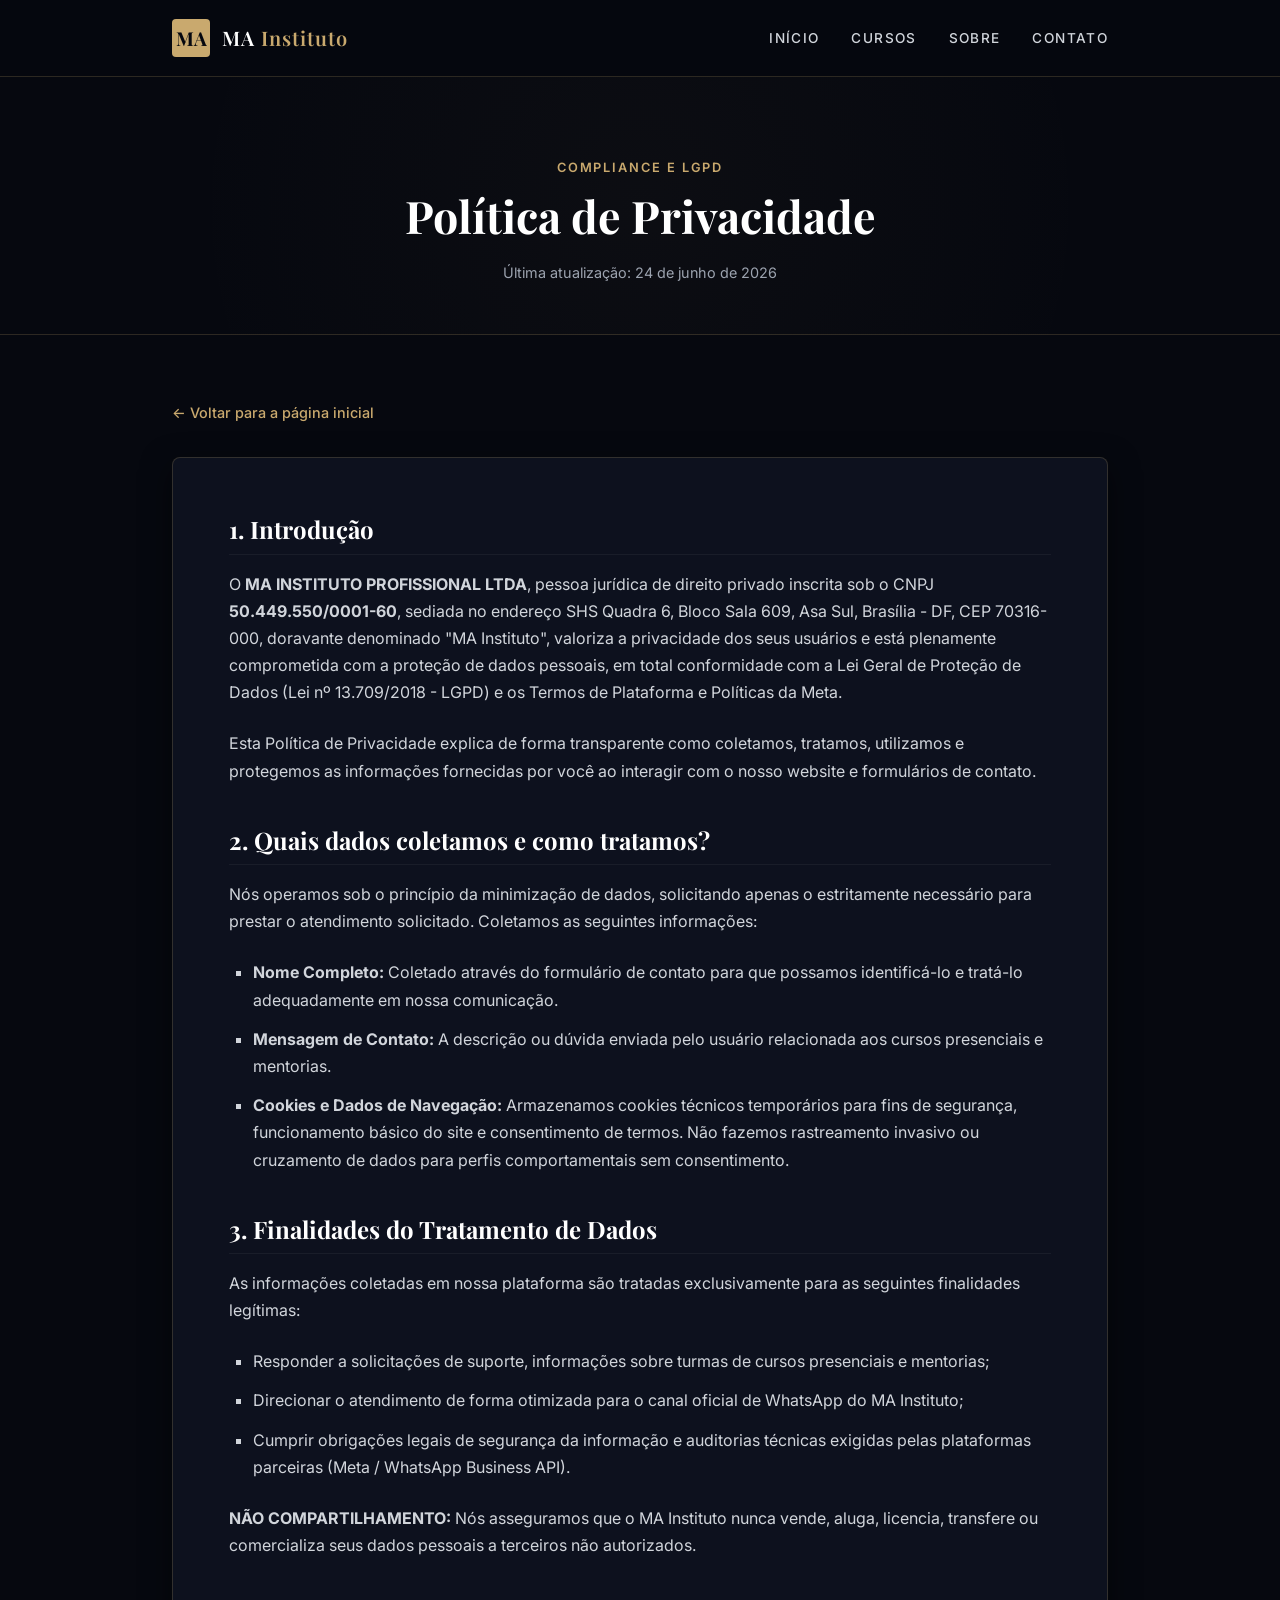
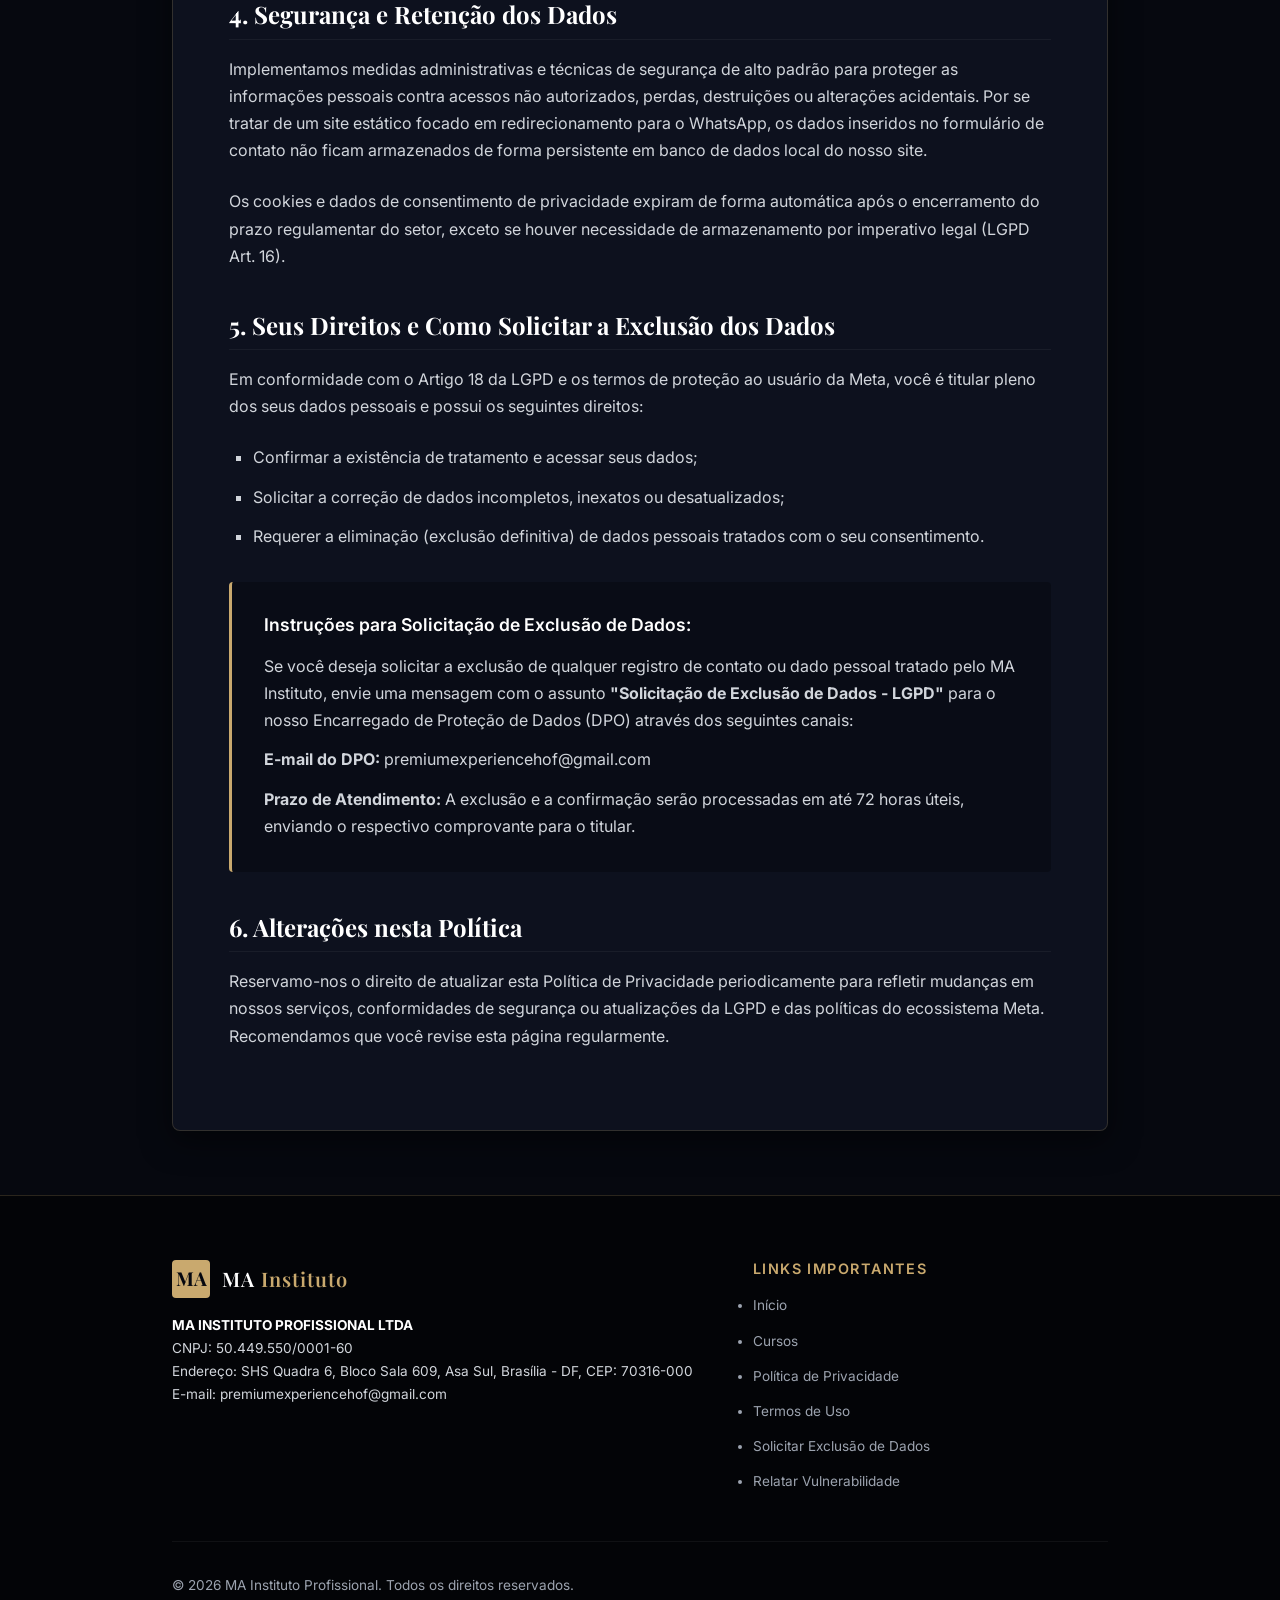
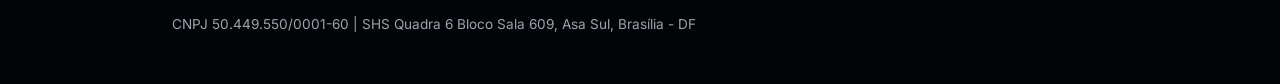
<file: privacidade.html>
<!DOCTYPE html>
<html lang="pt-BR">
<head>
  <meta charset="UTF-8">
  <meta name="viewport" content="width=device-width, initial-scale=1.0">
  <meta name="description" content="Política de Privacidade - MA Instituto Maurício Alves. Saiba como coletamos, tratamos e protegemos seus dados em conformidade com a LGPD e políticas da Meta.">
  <title>Política de Privacidade | MA — Instituto Maurício Alves</title>
  
  <!-- Preconnect and Google Fonts -->
  <link rel="preconnect" href="https://fonts.googleapis.com">
  <link rel="preconnect" href="https://fonts.gstatic.com" crossorigin>
  <link href="https://fonts.googleapis.com/css2?family=Inter:wght@300;400;500;600;700&family=Playfair+Display:ital,wght@0,400;0,600;0,700;1,400&display=swap" rel="stylesheet">
  
  <style>
    :root {
      --color-bg-main: #06080F;
      --color-bg-card: #0D111E;
      --color-gold: #C9A96E;
      --color-gold-muted: rgba(201, 169, 110, 0.2);
      --color-text-light: #FFFFFF;
      --color-text-gray: #D1D5DB;
      --color-text-muted: #9CA3AF;
      --font-display: 'Playfair Display', serif;
      --font-body: 'Inter', sans-serif;
      --transition-smooth: all 0.4s cubic-bezier(0.16, 1, 0.3, 1);
    }

    * {
      box-sizing: border-box;
      margin: 0;
      padding: 0;
    }

    body {
      background-color: var(--color-bg-main);
      color: var(--color-text-gray);
      font-family: var(--font-body);
      font-size: 1rem;
      line-height: 1.7;
    }

    h1, h2, h3, h4 {
      color: var(--color-text-light);
      font-family: var(--font-display);
      font-weight: 700;
      line-height: 1.3;
    }

    a {
      color: inherit;
      text-decoration: none;
      transition: var(--transition-smooth);
    }

    .container {
      width: 100%;
      max-width: 1000px;
      margin: 0 auto;
      padding: 0 2rem;
    }

    /* Header */
    .site-header {
      background-color: rgba(6, 8, 15, 0.95);
      border-bottom: 1px solid var(--color-gold-muted);
      backdrop-filter: blur(10px);
      padding: 1.2rem 0;
      position: sticky;
      top: 0;
      z-index: 1000;
    }

    .header-container {
      display: flex;
      align-items: center;
      justify-content: space-between;
    }

    .logo {
      display: flex;
      align-items: center;
      gap: 0.75rem;
    }

    .logo-badge {
      font-family: var(--font-display);
      font-size: 1.2rem;
      font-weight: 700;
      color: #06080F;
      background-color: var(--color-gold);
      width: 38px;
      height: 38px;
      display: flex;
      align-items: center;
      justify-content: center;
      border-radius: 4px;
    }

    .logo-text {
      font-family: var(--font-display);
      font-size: 1.25rem;
      font-weight: 600;
      color: var(--color-text-light);
      letter-spacing: 0.05em;
    }

    .logo-text span {
      color: var(--color-gold);
    }

    .nav-menu {
      display: flex;
      align-items: center;
      gap: 2rem;
    }

    .nav-link {
      font-size: 0.85rem;
      font-weight: 500;
      text-transform: uppercase;
      letter-spacing: 0.1em;
      color: var(--color-text-gray);
    }

    .nav-link:hover {
      color: var(--color-gold);
    }

    /* Legal Header */
    .legal-header {
      padding: 5rem 0 3rem 0;
      text-align: center;
      border-bottom: 1px solid var(--color-gold-muted);
      background: radial-gradient(circle at 50% 50%, rgba(201, 169, 110, 0.03), transparent 70%);
    }

    .legal-meta {
      font-size: 0.8rem;
      font-weight: 600;
      text-transform: uppercase;
      letter-spacing: 0.15em;
      color: var(--color-gold);
      margin-bottom: 0.5rem;
      display: block;
    }

    .legal-header h1 {
      font-size: 2.8rem;
      margin-bottom: 1rem;
    }

    .legal-header p {
      font-size: 0.9rem;
      color: var(--color-text-muted);
    }

    /* Legal Content */
    .legal-content-section {
      padding: 4rem 0;
    }

    .legal-back-btn {
      display: inline-flex;
      align-items: center;
      color: var(--color-gold);
      font-size: 0.9rem;
      font-weight: 500;
      margin-bottom: 2rem;
      transition: var(--transition-smooth);
    }

    .legal-back-btn:hover {
      color: var(--color-text-light);
      transform: translateX(-4px);
    }

    .legal-card {
      background-color: var(--color-bg-card);
      border: 1px solid var(--color-gold-muted);
      border-radius: 8px;
      padding: 3.5rem;
      box-shadow: 0 10px 30px rgba(0, 0, 0, 0.5);
    }

    .legal-text h2 {
      font-size: 1.5rem;
      margin: 2.5rem 0 1rem 0;
      border-bottom: 1px solid rgba(255, 255, 255, 0.05);
      padding-bottom: 0.5rem;
    }

    .legal-text h2:first-of-type {
      margin-top: 0;
    }

    .legal-text p {
      margin-bottom: 1.5rem;
      color: var(--color-text-gray);
    }

    .legal-text ul {
      margin-bottom: 1.5rem;
      padding-left: 1.5rem;
      list-style-type: square;
    }

    .legal-text li {
      margin-bottom: 0.75rem;
    }

    .legal-contact-box {
      background-color: rgba(6, 8, 15, 0.5);
      border-left: 3px solid var(--color-gold);
      border-radius: 4px;
      padding: 2rem;
      margin: 2rem 0;
    }

    .legal-contact-box h3 {
      font-family: var(--font-body);
      font-size: 1.1rem;
      font-weight: 600;
      margin-bottom: 1rem;
      color: var(--color-text-light);
    }

    .legal-contact-box p {
      margin-bottom: 0.75rem;
    }

    .legal-contact-box p:last-child {
      margin-bottom: 0;
    }

    /* Footer */
    .site-footer {
      background-color: #030407;
      border-top: 1px solid var(--color-gold-muted);
      padding: 4rem 0 3rem 0;
      font-size: 0.85rem;
      color: var(--color-text-muted);
    }

    .footer-grid {
      display: grid;
      grid-template-columns: 1.5fr 1fr;
      gap: 3rem;
      margin-bottom: 3rem;
    }

    .footer-brand {
      display: flex;
      flex-direction: column;
      gap: 1rem;
    }

    .footer-address {
      line-height: 1.7;
      color: var(--color-text-gray);
    }

    .footer-address strong {
      color: var(--color-text-light);
    }

    .footer-links-column {
      display: flex;
      flex-direction: column;
      gap: 1rem;
    }

    .footer-links-title {
      font-family: var(--font-body);
      font-size: 0.9rem;
      font-weight: 600;
      text-transform: uppercase;
      letter-spacing: 0.1em;
      color: var(--color-gold);
    }

    .footer-links-list {
      display: flex;
      flex-direction: column;
      gap: 0.75rem;
    }

    .footer-link-item:hover {
      color: var(--color-gold);
    }

    .footer-bottom {
      border-top: 1px solid rgba(255, 255, 255, 0.05);
      padding-top: 2rem;
      display: flex;
      justify-content: space-between;
      align-items: center;
      flex-wrap: wrap;
      gap: 1rem;
    }

    @media (max-width: 768px) {
      .legal-header h1 {
        font-size: 2rem;
      }
      .legal-card {
        padding: 2rem;
      }
      .footer-grid {
        grid-template-columns: 1fr;
        gap: 2rem;
      }
      .footer-bottom {
        flex-direction: column;
        text-align: center;
      }
    }
  </style>
</head>
<body>

  <!-- Header Section -->
  <header class="site-header" id="header">
    <div class="container header-container">
      <a href="index.html" class="logo">
        <div class="logo-badge">MA</div>
        <div class="logo-text">MA <span>Instituto</span></div>
      </a>
      
      <nav class="nav-menu" id="navMenu">
        <a href="index.html#inicio" class="nav-link">Início</a>
        <a href="index.html#cursos" class="nav-link">Cursos</a>
        <a href="index.html#sobre" class="nav-link">Sobre</a>
        <a href="index.html#contato" class="nav-link">Contato</a>
      </nav>
    </div>
  </header>

  <!-- Legal Title -->
  <section class="legal-header">
    <div class="container">
      <span class="legal-meta">Compliance e LGPD</span>
      <h1>Política de Privacidade</h1>
      <p>Última atualização: 24 de junho de 2026</p>
    </div>
  </section>

  <!-- Legal Content -->
  <main class="legal-content-section">
    <div class="container">
      <a href="index.html" class="legal-back-btn">← Voltar para a página inicial</a>
      
      <article class="legal-card">
        <div class="legal-text">
          <h2>1. Introdução</h2>
          <p>O <strong>MA INSTITUTO PROFISSIONAL LTDA</strong>, pessoa jurídica de direito privado inscrita sob o CNPJ <strong>50.449.550/0001-60</strong>, sediada no endereço SHS Quadra 6, Bloco Sala 609, Asa Sul, Brasília - DF, CEP 70316-000, doravante denominado "MA Instituto", valoriza a privacidade dos seus usuários e está plenamente comprometida com a proteção de dados pessoais, em total conformidade com a Lei Geral de Proteção de Dados (Lei nº 13.709/2018 - LGPD) e os Termos de Plataforma e Políticas da Meta.</p>
          <p>Esta Política de Privacidade explica de forma transparente como coletamos, tratamos, utilizamos e protegemos as informações fornecidas por você ao interagir com o nosso website e formulários de contato.</p>

          <h2>2. Quais dados coletamos e como tratamos?</h2>
          <p>Nós operamos sob o princípio da minimização de dados, solicitando apenas o estritamente necessário para prestar o atendimento solicitado. Coletamos as seguintes informações:</p>
          <ul>
            <li><strong>Nome Completo:</strong> Coletado através do formulário de contato para que possamos identificá-lo e tratá-lo adequadamente em nossa comunicação.</li>
            <li><strong>Mensagem de Contato:</strong> A descrição ou dúvida enviada pelo usuário relacionada aos cursos presenciais e mentorias.</li>
            <li><strong>Cookies e Dados de Navegação:</strong> Armazenamos cookies técnicos temporários para fins de segurança, funcionamento básico do site e consentimento de termos. Não fazemos rastreamento invasivo ou cruzamento de dados para perfis comportamentais sem consentimento.</li>
          </ul>

          <h2>3. Finalidades do Tratamento de Dados</h2>
          <p>As informações coletadas em nossa plataforma são tratadas exclusivamente para as seguintes finalidades legítimas:</p>
          <ul>
            <li>Responder a solicitações de suporte, informações sobre turmas de cursos presenciais e mentorias;</li>
            <li>Direcionar o atendimento de forma otimizada para o canal oficial de WhatsApp do MA Instituto;</li>
            <li>Cumprir obrigações legais de segurança da informação e auditorias técnicas exigidas pelas plataformas parceiras (Meta / WhatsApp Business API).</li>
          </ul>
          <p><strong>NÃO COMPARTILHAMENTO:</strong> Nós asseguramos que o MA Instituto nunca vende, aluga, licencia, transfere ou comercializa seus dados pessoais a terceiros não autorizados.</p>

          <h2>4. Segurança e Retenção dos Dados</h2>
          <p>Implementamos medidas administrativas e técnicas de segurança de alto padrão para proteger as informações pessoais contra acessos não autorizados, perdas, destruições ou alterações acidentais. Por se tratar de um site estático focado em redirecionamento para o WhatsApp, os dados inseridos no formulário de contato não ficam armazenados de forma persistente em banco de dados local do nosso site.</p>
          <p>Os cookies e dados de consentimento de privacidade expiram de forma automática após o encerramento do prazo regulamentar do setor, exceto se houver necessidade de armazenamento por imperativo legal (LGPD Art. 16).</p>

          <h2 id="exclusao">5. Seus Direitos e Como Solicitar a Exclusão dos Dados</h2>
          <p>Em conformidade com o Artigo 18 da LGPD e os termos de proteção ao usuário da Meta, você é titular pleno dos seus dados pessoais e possui os seguintes direitos:</p>
          <ul>
            <li>Confirmar a existência de tratamento e acessar seus dados;</li>
            <li>Solicitar a correção de dados incompletos, inexatos ou desatualizados;</li>
            <li>Requerer a eliminação (exclusão definitiva) de dados pessoais tratados com o seu consentimento.</li>
          </ul>
          
          <div class="legal-contact-box">
            <h3>Instruções para Solicitação de Exclusão de Dados:</h3>
            <p>Se você deseja solicitar a exclusão de qualquer registro de contato ou dado pessoal tratado pelo MA Instituto, envie uma mensagem com o assunto <strong>"Solicitação de Exclusão de Dados - LGPD"</strong> para o nosso Encarregado de Proteção de Dados (DPO) através dos seguintes canais:</p>
            <p><strong>E-mail do DPO:</strong> premiumexperiencehof@gmail.com</p>
            <p><strong>Prazo de Atendimento:</strong> A exclusão e a confirmação serão processadas em até 72 horas úteis, enviando o respectivo comprovante para o titular.</p>
          </div>

          <h2>6. Alterações nesta Política</h2>
          <p>Reservamo-nos o direito de atualizar esta Política de Privacidade periodicamente para refletir mudanças em nossos serviços, conformidades de segurança ou atualizações da LGPD e das políticas do ecossistema Meta. Recomendamos que você revise esta página regularmente.</p>
        </div>
      </article>
    </div>
  </main>

  <!-- Footer Section -->
  <footer class="site-footer">
    <div class="container">
      <div class="footer-grid">
        <div class="footer-brand">
          <a href="index.html#inicio" class="logo">
            <div class="logo-badge">MA</div>
            <div class="logo-text">MA <span>Instituto</span></div>
          </a>
          <p class="footer-address">
            <strong>MA INSTITUTO PROFISSIONAL LTDA</strong><br>
            CNPJ: 50.449.550/0001-60<br>
            Endereço: SHS Quadra 6, Bloco Sala 609, Asa Sul, Brasília - DF, CEP: 70316-000<br>
            E-mail: premiumexperiencehof@gmail.com
          </p>
        </div>
        
        <div class="footer-links-column">
          <h4 class="footer-links-title">Links Importantes</h4>
          <ul class="footer-links-list">
            <li><a href="index.html#inicio" class="footer-link-item">Início</a></li>
            <li><a href="index.html#cursos" class="footer-link-item">Cursos</a></li>
            <li><a href="privacidade.html" class="footer-link-item">Política de Privacidade</a></li>
            <li><a href="termos.html" class="footer-link-item">Termos de Uso</a></li>
            <li><a href="#exclusao" class="footer-link-item">Solicitar Exclusão de Dados</a></li>
            <li><a href="termos.html#vulnerabilidade" class="footer-link-item">Relatar Vulnerabilidade</a></li>
          </ul>
        </div>
      </div>

      <div class="footer-bottom">
        <p>&copy; 2026 MA Instituto Profissional. Todos os direitos reservados.</p>
        <p>CNPJ 50.449.550/0001-60 | SHS Quadra 6 Bloco Sala 609, Asa Sul, Brasília - DF</p>
      </div>
    </div>
  </footer>

</body>
</html>
</file>
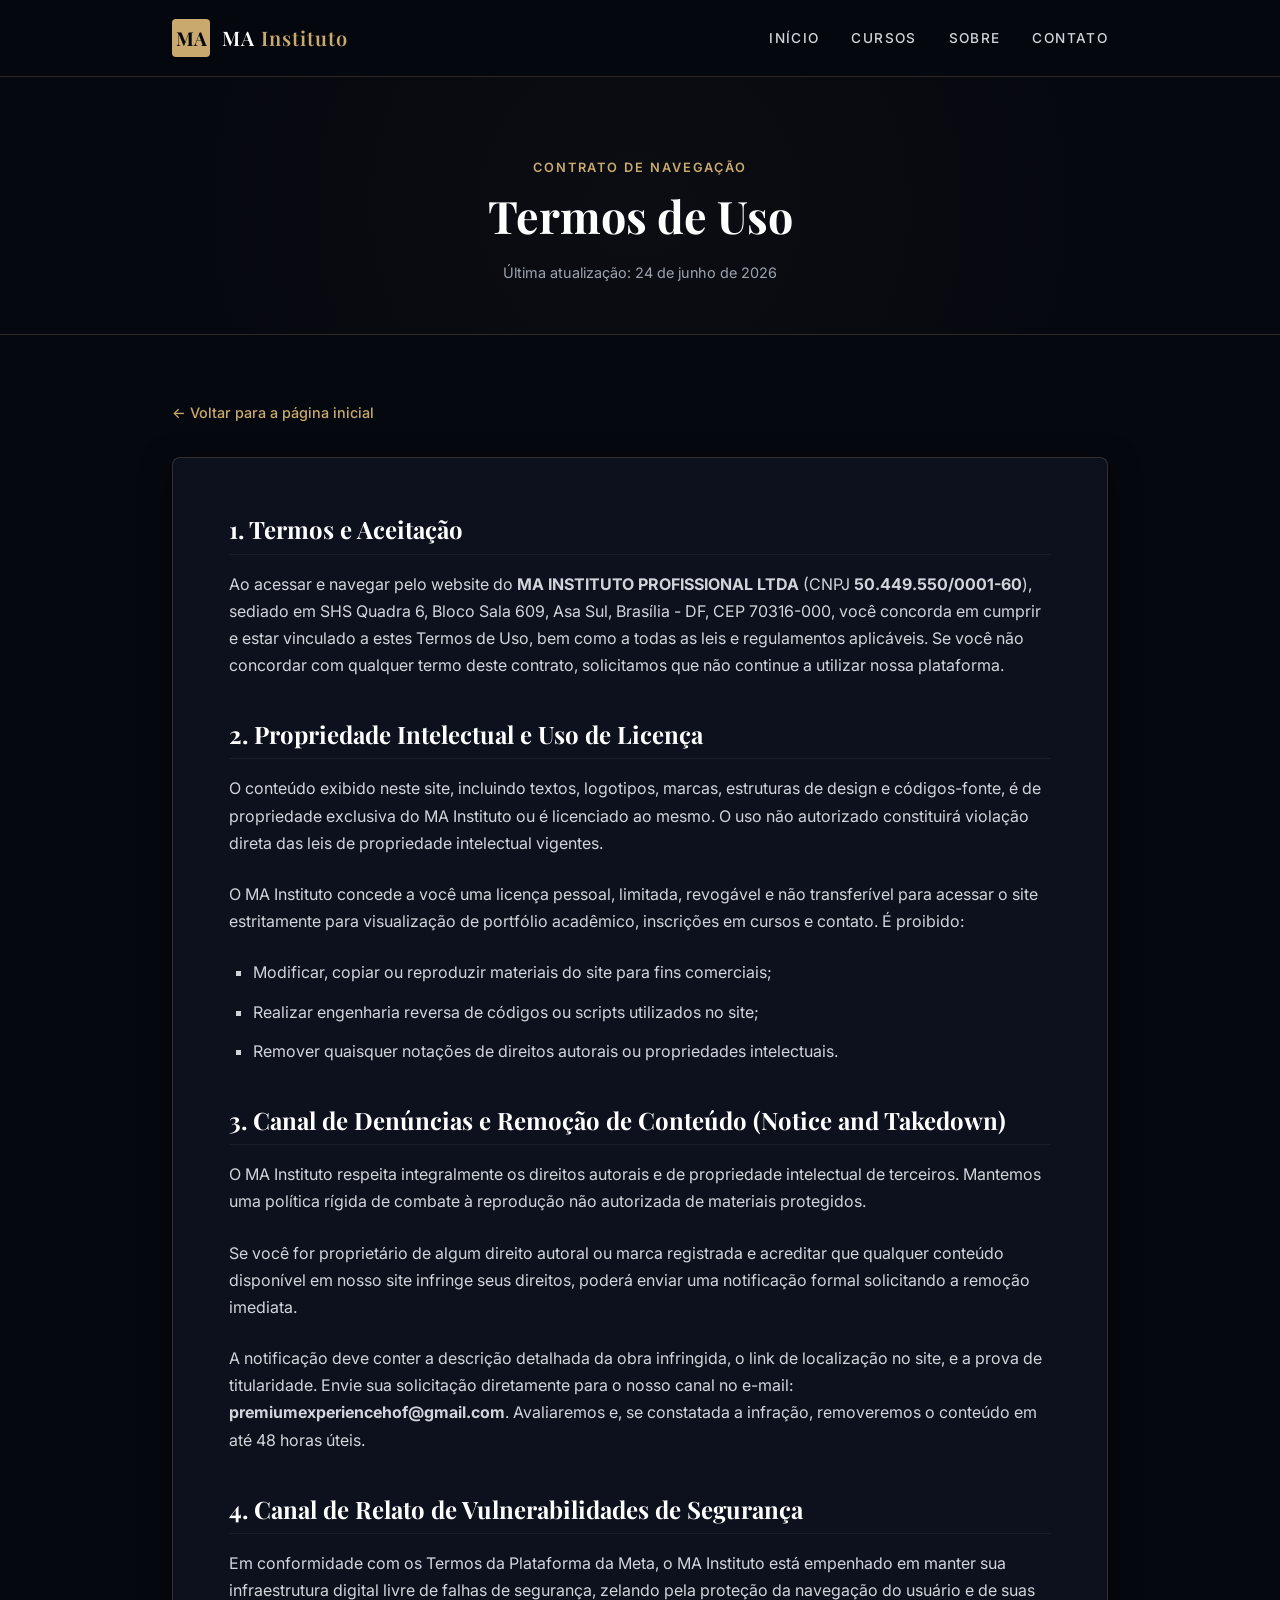
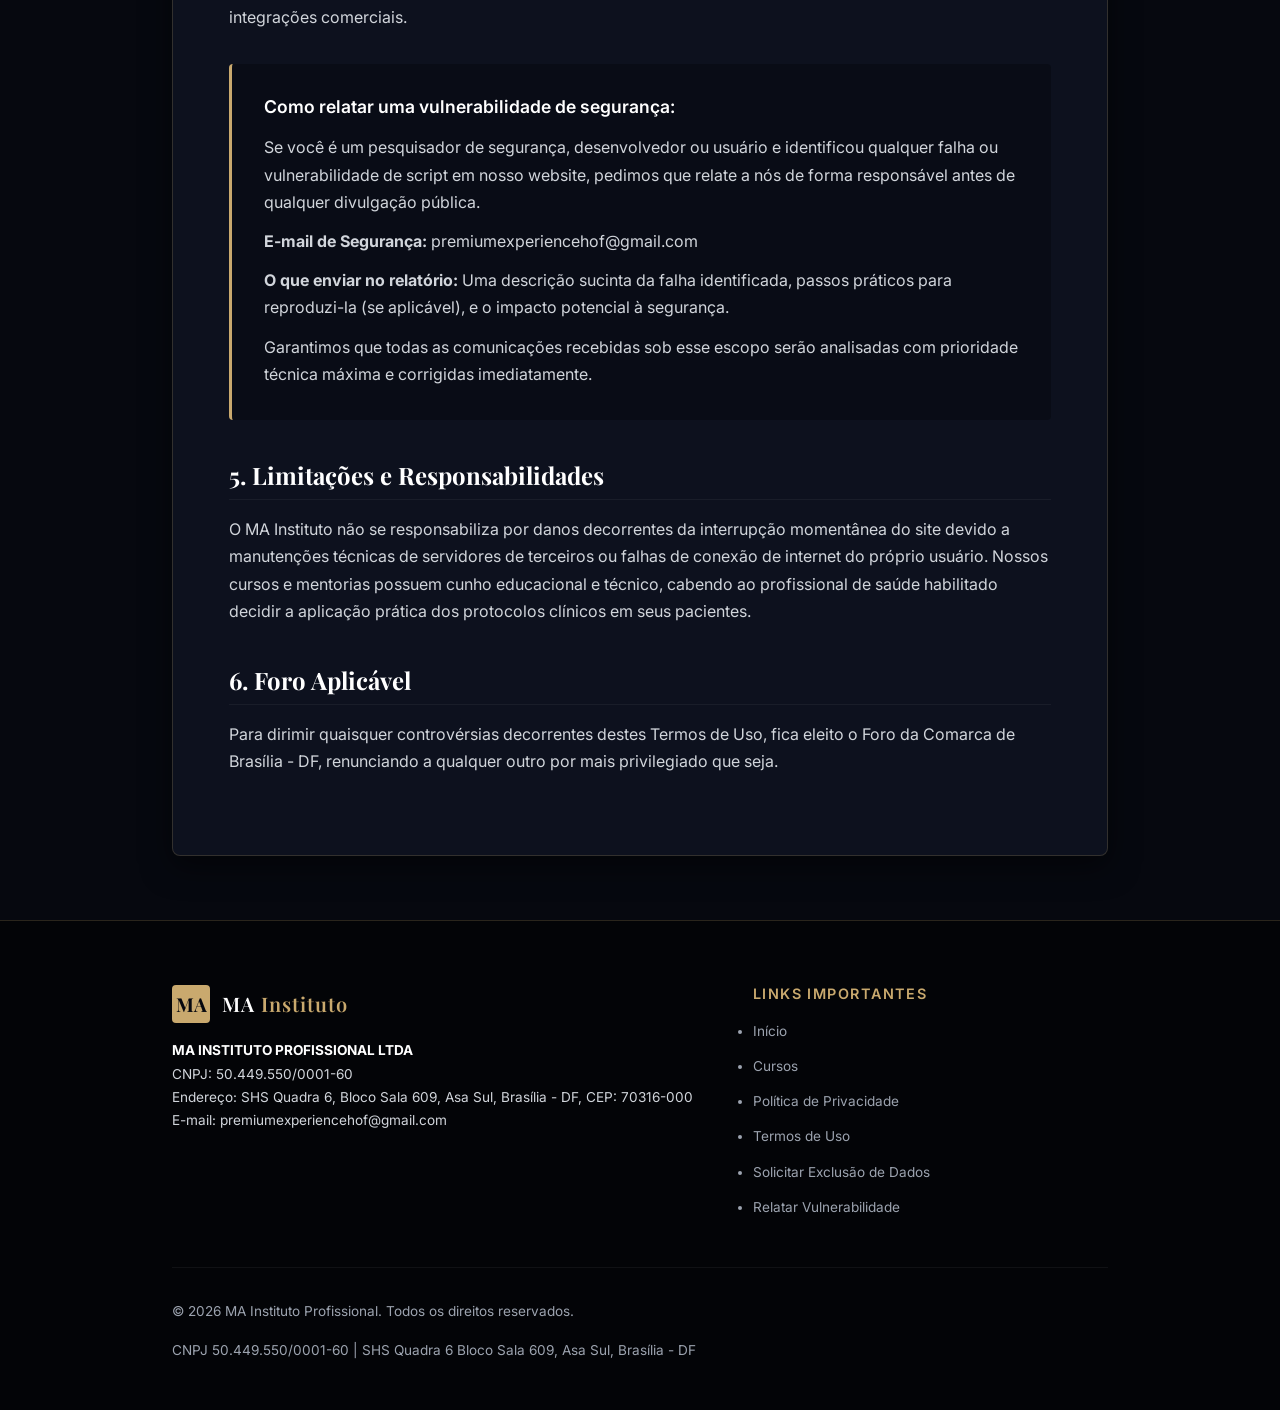
<file: termos.html>
<!DOCTYPE html>
<html lang="pt-BR">
<head>
  <meta charset="UTF-8">
  <meta name="viewport" content="width=device-width, initial-scale=1.0">
  <meta name="description" content="Termos de Uso - MA Instituto Maurício Alves. Leia as condições de navegação, termos de direitos autorais e canais de segurança.">
  <title>Termos de Uso | MA — Instituto Maurício Alves</title>
  
  <!-- Preconnect and Google Fonts -->
  <link rel="preconnect" href="https://fonts.googleapis.com">
  <link rel="preconnect" href="https://fonts.gstatic.com" crossorigin>
  <link href="https://fonts.googleapis.com/css2?family=Inter:wght@300;400;500;600;700&family=Playfair+Display:ital,wght@0,400;0,600;0,700;1,400&display=swap" rel="stylesheet">
  
  <style>
    :root {
      --color-bg-main: #06080F;
      --color-bg-card: #0D111E;
      --color-gold: #C9A96E;
      --color-gold-muted: rgba(201, 169, 110, 0.2);
      --color-text-light: #FFFFFF;
      --color-text-gray: #D1D5DB;
      --color-text-muted: #9CA3AF;
      --font-display: 'Playfair Display', serif;
      --font-body: 'Inter', sans-serif;
      --transition-smooth: all 0.4s cubic-bezier(0.16, 1, 0.3, 1);
    }

    * {
      box-sizing: border-box;
      margin: 0;
      padding: 0;
    }

    body {
      background-color: var(--color-bg-main);
      color: var(--color-text-gray);
      font-family: var(--font-body);
      font-size: 1rem;
      line-height: 1.7;
    }

    h1, h2, h3, h4 {
      color: var(--color-text-light);
      font-family: var(--font-display);
      font-weight: 700;
      line-height: 1.3;
    }

    a {
      color: inherit;
      text-decoration: none;
      transition: var(--transition-smooth);
    }

    .container {
      width: 100%;
      max-width: 1000px;
      margin: 0 auto;
      padding: 0 2rem;
    }

    /* Header */
    .site-header {
      background-color: rgba(6, 8, 15, 0.95);
      border-bottom: 1px solid var(--color-gold-muted);
      backdrop-filter: blur(10px);
      padding: 1.2rem 0;
      position: sticky;
      top: 0;
      z-index: 1000;
    }

    .header-container {
      display: flex;
      align-items: center;
      justify-content: space-between;
    }

    .logo {
      display: flex;
      align-items: center;
      gap: 0.75rem;
    }

    .logo-badge {
      font-family: var(--font-display);
      font-size: 1.2rem;
      font-weight: 700;
      color: #06080F;
      background-color: var(--color-gold);
      width: 38px;
      height: 38px;
      display: flex;
      align-items: center;
      justify-content: center;
      border-radius: 4px;
    }

    .logo-text {
      font-family: var(--font-display);
      font-size: 1.25rem;
      font-weight: 600;
      color: var(--color-text-light);
      letter-spacing: 0.05em;
    }

    .logo-text span {
      color: var(--color-gold);
    }

    .nav-menu {
      display: flex;
      align-items: center;
      gap: 2rem;
    }

    .nav-link {
      font-size: 0.85rem;
      font-weight: 500;
      text-transform: uppercase;
      letter-spacing: 0.1em;
      color: var(--color-text-gray);
    }

    .nav-link:hover {
      color: var(--color-gold);
    }

    /* Legal Header */
    .legal-header {
      padding: 5rem 0 3rem 0;
      text-align: center;
      border-bottom: 1px solid var(--color-gold-muted);
      background: radial-gradient(circle at 50% 50%, rgba(201, 169, 110, 0.03), transparent 70%);
    }

    .legal-meta {
      font-size: 0.8rem;
      font-weight: 600;
      text-transform: uppercase;
      letter-spacing: 0.15em;
      color: var(--color-gold);
      margin-bottom: 0.5rem;
      display: block;
    }

    .legal-header h1 {
      font-size: 2.8rem;
      margin-bottom: 1rem;
    }

    .legal-header p {
      font-size: 0.9rem;
      color: var(--color-text-muted);
    }

    /* Legal Content */
    .legal-content-section {
      padding: 4rem 0;
    }

    .legal-back-btn {
      display: inline-flex;
      align-items: center;
      color: var(--color-gold);
      font-size: 0.9rem;
      font-weight: 500;
      margin-bottom: 2rem;
      transition: var(--transition-smooth);
    }

    .legal-back-btn:hover {
      color: var(--color-text-light);
      transform: translateX(-4px);
    }

    .legal-card {
      background-color: var(--color-bg-card);
      border: 1px solid var(--color-gold-muted);
      border-radius: 8px;
      padding: 3.5rem;
      box-shadow: 0 10px 30px rgba(0, 0, 0, 0.5);
    }

    .legal-text h2 {
      font-size: 1.5rem;
      margin: 2.5rem 0 1rem 0;
      border-bottom: 1px solid rgba(255, 255, 255, 0.05);
      padding-bottom: 0.5rem;
    }

    .legal-text h2:first-of-type {
      margin-top: 0;
    }

    .legal-text p {
      margin-bottom: 1.5rem;
      color: var(--color-text-gray);
    }

    .legal-text ul {
      margin-bottom: 1.5rem;
      padding-left: 1.5rem;
      list-style-type: square;
    }

    .legal-text li {
      margin-bottom: 0.75rem;
    }

    .legal-contact-box {
      background-color: rgba(6, 8, 15, 0.5);
      border-left: 3px solid var(--color-gold);
      border-radius: 4px;
      padding: 2rem;
      margin: 2rem 0;
    }

    .legal-contact-box h3 {
      font-family: var(--font-body);
      font-size: 1.1rem;
      font-weight: 600;
      margin-bottom: 1rem;
      color: var(--color-text-light);
    }

    .legal-contact-box p {
      margin-bottom: 0.75rem;
    }

    .legal-contact-box p:last-child {
      margin-bottom: 0;
    }

    /* Footer */
    .site-footer {
      background-color: #030407;
      border-top: 1px solid var(--color-gold-muted);
      padding: 4rem 0 3rem 0;
      font-size: 0.85rem;
      color: var(--color-text-muted);
    }

    .footer-grid {
      display: grid;
      grid-template-columns: 1.5fr 1fr;
      gap: 3rem;
      margin-bottom: 3rem;
    }

    .footer-brand {
      display: flex;
      flex-direction: column;
      gap: 1rem;
    }

    .footer-address {
      line-height: 1.7;
      color: var(--color-text-gray);
    }

    .footer-address strong {
      color: var(--color-text-light);
    }

    .footer-links-column {
      display: flex;
      flex-direction: column;
      gap: 1rem;
    }

    .footer-links-title {
      font-family: var(--font-body);
      font-size: 0.9rem;
      font-weight: 600;
      text-transform: uppercase;
      letter-spacing: 0.1em;
      color: var(--color-gold);
    }

    .footer-links-list {
      display: flex;
      flex-direction: column;
      gap: 0.75rem;
    }

    .footer-link-item:hover {
      color: var(--color-gold);
    }

    .footer-bottom {
      border-top: 1px solid rgba(255, 255, 255, 0.05);
      padding-top: 2rem;
      display: flex;
      justify-content: space-between;
      align-items: center;
      flex-wrap: wrap;
      gap: 1rem;
    }

    @media (max-width: 768px) {
      .legal-header h1 {
        font-size: 2rem;
      }
      .legal-card {
        padding: 2rem;
      }
      .footer-grid {
        grid-template-columns: 1fr;
        gap: 2rem;
      }
      .footer-bottom {
        flex-direction: column;
        text-align: center;
      }
    }
  </style>
</head>
<body>

  <!-- Header Section -->
  <header class="site-header" id="header">
    <div class="container header-container">
      <a href="index.html" class="logo">
        <div class="logo-badge">MA</div>
        <div class="logo-text">MA <span>Instituto</span></div>
      </a>
      
      <nav class="nav-menu" id="navMenu">
        <a href="index.html#inicio" class="nav-link">Início</a>
        <a href="index.html#cursos" class="nav-link">Cursos</a>
        <a href="index.html#sobre" class="nav-link">Sobre</a>
        <a href="index.html#contato" class="nav-link">Contato</a>
      </nav>
    </div>
  </header>

  <!-- Legal Title -->
  <section class="legal-header">
    <div class="container">
      <span class="legal-meta">Contrato de Navegação</span>
      <h1>Termos de Uso</h1>
      <p>Última atualização: 24 de junho de 2026</p>
    </div>
  </section>

  <!-- Legal Content -->
  <main class="legal-content-section">
    <div class="container">
      <a href="index.html" class="legal-back-btn">← Voltar para a página inicial</a>
      
      <article class="legal-card">
        <div class="legal-text">
          <h2>1. Termos e Aceitação</h2>
          <p>Ao acessar e navegar pelo website do <strong>MA INSTITUTO PROFISSIONAL LTDA</strong> (CNPJ <strong>50.449.550/0001-60</strong>), sediado em SHS Quadra 6, Bloco Sala 609, Asa Sul, Brasília - DF, CEP 70316-000, você concorda em cumprir e estar vinculado a estes Termos de Uso, bem como a todas as leis e regulamentos aplicáveis. Se você não concordar com qualquer termo deste contrato, solicitamos que não continue a utilizar nossa plataforma.</p>

          <h2>2. Propriedade Intelectual e Uso de Licença</h2>
          <p>O conteúdo exibido neste site, incluindo textos, logotipos, marcas, estruturas de design e códigos-fonte, é de propriedade exclusiva do MA Instituto ou é licenciado ao mesmo. O uso não autorizado constituirá violação direta das leis de propriedade intelectual vigentes.</p>
          <p>O MA Instituto concede a você uma licença pessoal, limitada, revogável e não transferível para acessar o site estritamente para visualização de portfólio acadêmico, inscrições em cursos e contato. É proibido:</p>
          <ul>
            <li>Modificar, copiar ou reproduzir materiais do site para fins comerciais;</li>
            <li>Realizar engenharia reversa de códigos ou scripts utilizados no site;</li>
            <li>Remover quaisquer notações de direitos autorais ou propriedades intelectuais.</li>
          </ul>

          <h2>3. Canal de Denúncias e Remoção de Conteúdo (Notice and Takedown)</h2>
          <p>O MA Instituto respeita integralmente os direitos autorais e de propriedade intelectual de terceiros. Mantemos uma política rígida de combate à reprodução não autorizada de materiais protegidos.</p>
          <p>Se você for proprietário de algum direito autoral ou marca registrada e acreditar que qualquer conteúdo disponível em nosso site infringe seus direitos, poderá enviar uma notificação formal solicitando a remoção imediata.</p>
          <p>A notificação deve conter a descrição detalhada da obra infringida, o link de localização no site, e a prova de titularidade. Envie sua solicitação diretamente para o nosso canal no e-mail: <strong>premiumexperiencehof@gmail.com</strong>. Avaliaremos e, se constatada a infração, removeremos o conteúdo em até 48 horas úteis.</p>

          <h2 id="vulnerabilidade">4. Canal de Relato de Vulnerabilidades de Segurança</h2>
          <p>Em conformidade com os Termos da Plataforma da Meta, o MA Instituto está empenhado em manter sua infraestrutura digital livre de falhas de segurança, zelando pela proteção da navegação do usuário e de suas integrações comerciais.</p>
          <div class="legal-contact-box">
            <h3>Como relatar uma vulnerabilidade de segurança:</h3>
            <p>Se você é um pesquisador de segurança, desenvolvedor ou usuário e identificou qualquer falha ou vulnerabilidade de script em nosso website, pedimos que relate a nós de forma responsável antes de qualquer divulgação pública.</p>
            <p><strong>E-mail de Segurança:</strong> premiumexperiencehof@gmail.com</p>
            <p><strong>O que enviar no relatório:</strong> Uma descrição sucinta da falha identificada, passos práticos para reproduzi-la (se aplicável), e o impacto potencial à segurança.</p>
            <p>Garantimos que todas as comunicações recebidas sob esse escopo serão analisadas com prioridade técnica máxima e corrigidas imediatamente.</p>
          </div>

          <h2>5. Limitações e Responsabilidades</h2>
          <p>O MA Instituto não se responsabiliza por danos decorrentes da interrupção momentânea do site devido a manutenções técnicas de servidores de terceiros ou falhas de conexão de internet do próprio usuário. Nossos cursos e mentorias possuem cunho educacional e técnico, cabendo ao profissional de saúde habilitado decidir a aplicação prática dos protocolos clínicos em seus pacientes.</p>

          <h2>6. Foro Aplicável</h2>
          <p>Para dirimir quaisquer controvérsias decorrentes destes Termos de Uso, fica eleito o Foro da Comarca de Brasília - DF, renunciando a qualquer outro por mais privilegiado que seja.</p>
        </div>
      </article>
    </div>
  </main>

  <!-- Footer Section -->
  <footer class="site-footer">
    <div class="container">
      <div class="footer-grid">
        <div class="footer-brand">
          <a href="index.html#inicio" class="logo">
            <div class="logo-badge">MA</div>
            <div class="logo-text">MA <span>Instituto</span></div>
          </a>
          <p class="footer-address">
            <strong>MA INSTITUTO PROFISSIONAL LTDA</strong><br>
            CNPJ: 50.449.550/0001-60<br>
            Endereço: SHS Quadra 6, Bloco Sala 609, Asa Sul, Brasília - DF, CEP: 70316-000<br>
            E-mail: premiumexperiencehof@gmail.com
          </p>
        </div>
        
        <div class="footer-links-column">
          <h4 class="footer-links-title">Links Importantes</h4>
          <ul class="footer-links-list">
            <li><a href="index.html#inicio" class="footer-link-item">Início</a></li>
            <li><a href="index.html#cursos" class="footer-link-item">Cursos</a></li>
            <li><a href="privacidade.html" class="footer-link-item">Política de Privacidade</a></li>
            <li><a href="termos.html" class="footer-link-item">Termos de Uso</a></li>
            <li><a href="privacidade.html#exclusao" class="footer-link-item">Solicitar Exclusão de Dados</a></li>
            <li><a href="#vulnerabilidade" class="footer-link-item">Relatar Vulnerabilidade</a></li>
          </ul>
        </div>
      </div>

      <div class="footer-bottom">
        <p>&copy; 2026 MA Instituto Profissional. Todos os direitos reservados.</p>
        <p>CNPJ 50.449.550/0001-60 | SHS Quadra 6 Bloco Sala 609, Asa Sul, Brasília - DF</p>
      </div>
    </div>
  </footer>

</body>
</html>
</file>
